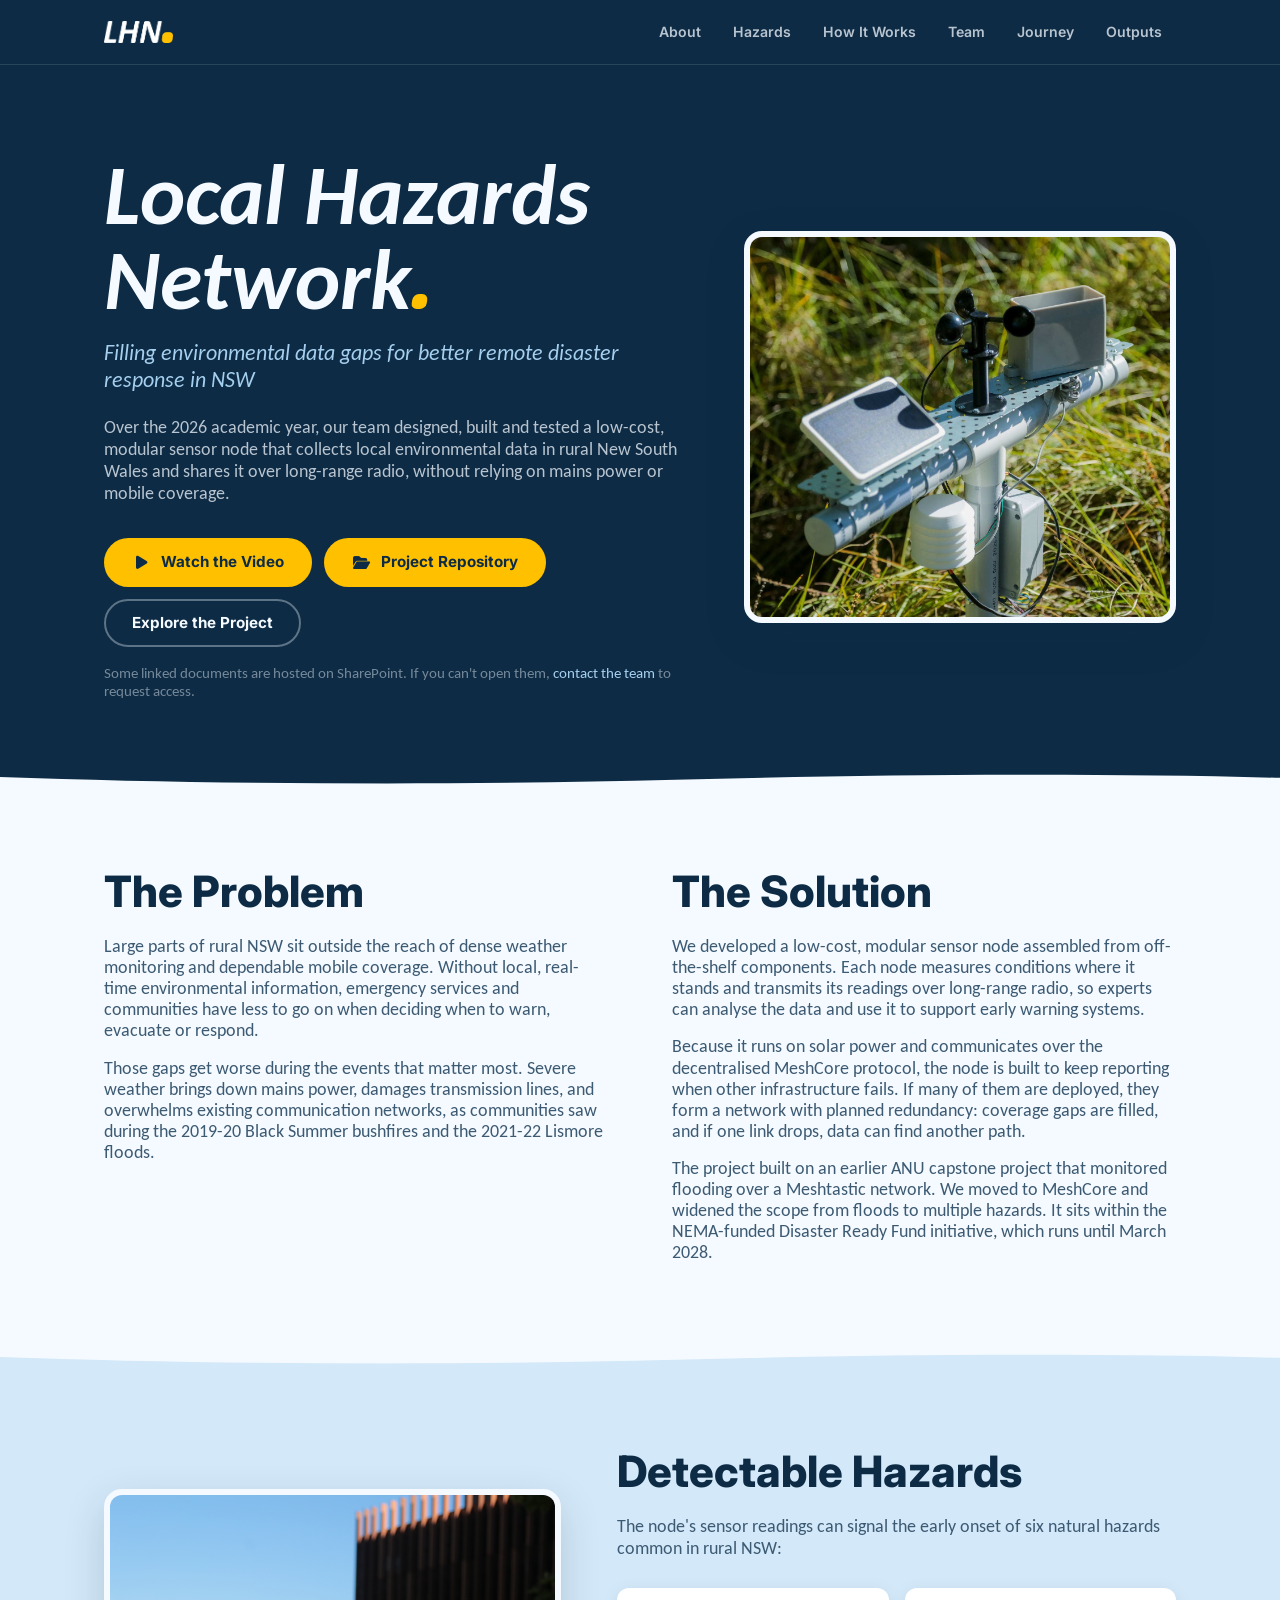
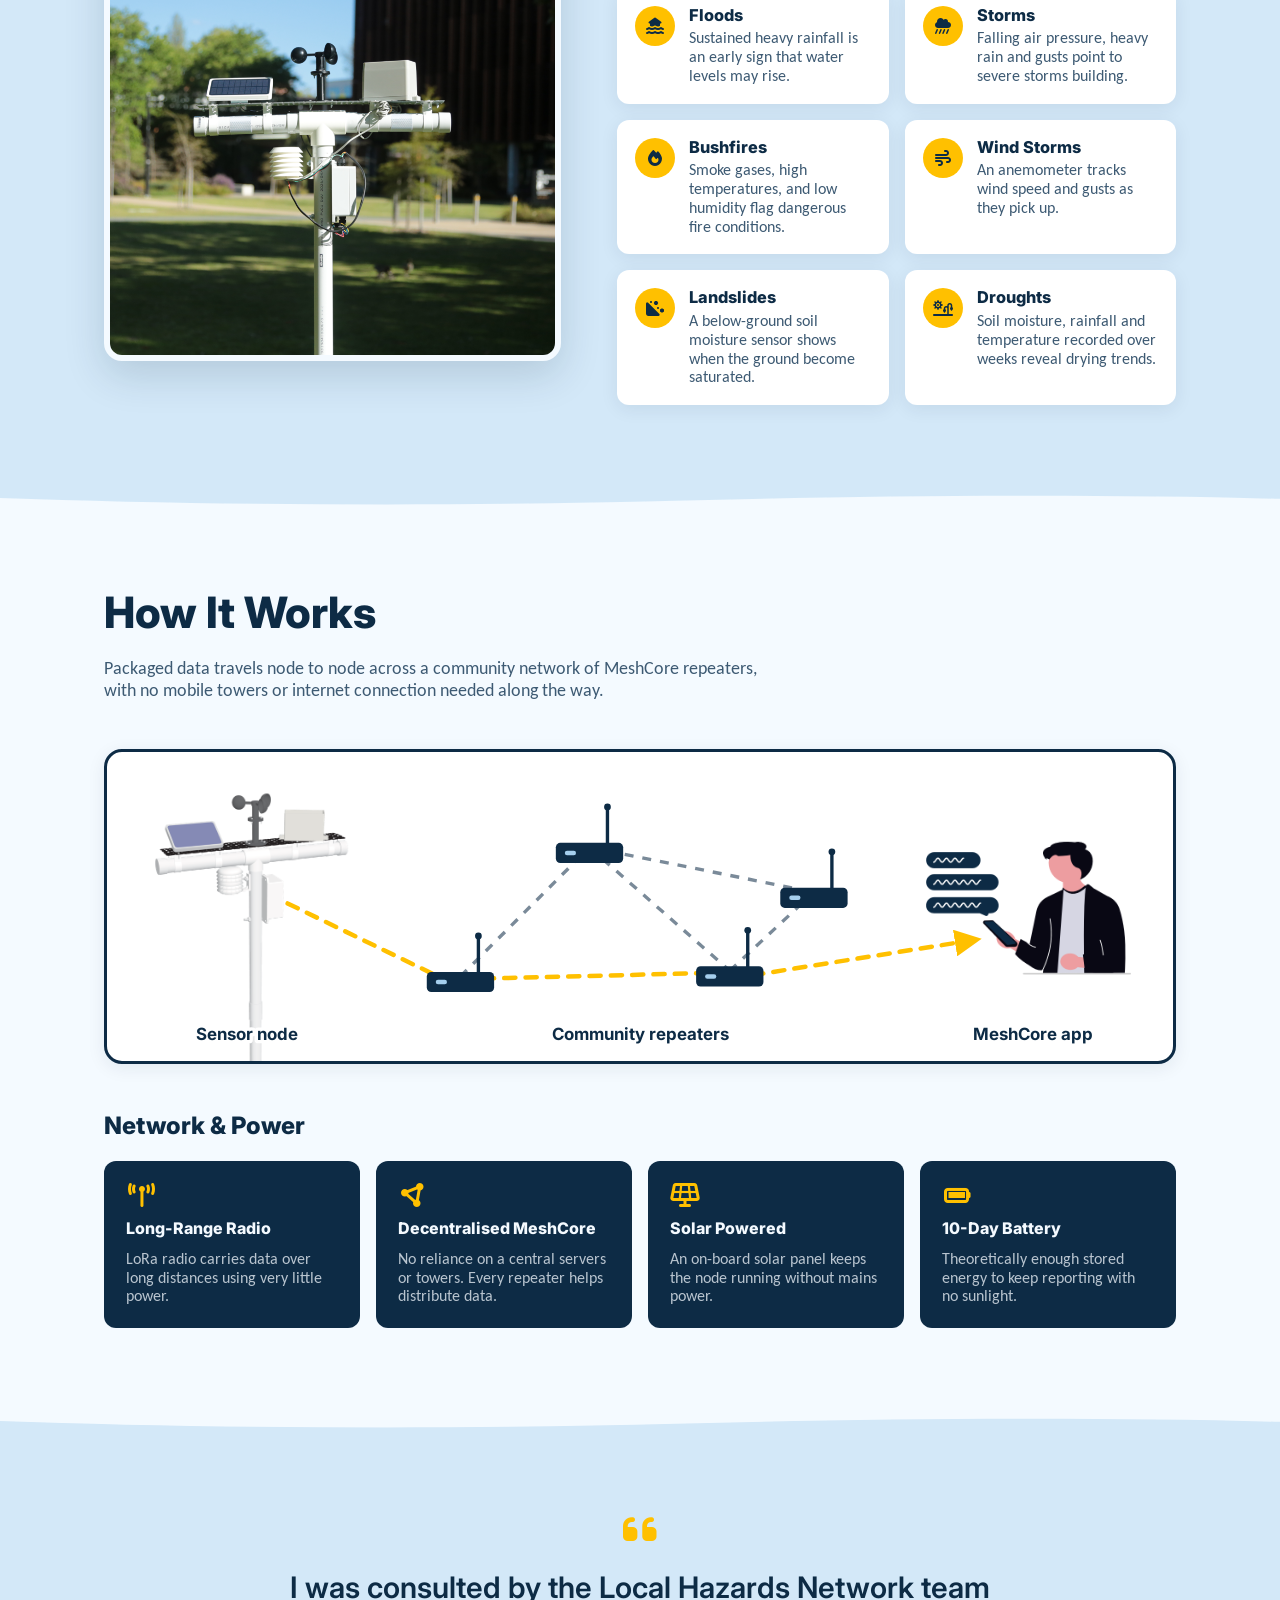
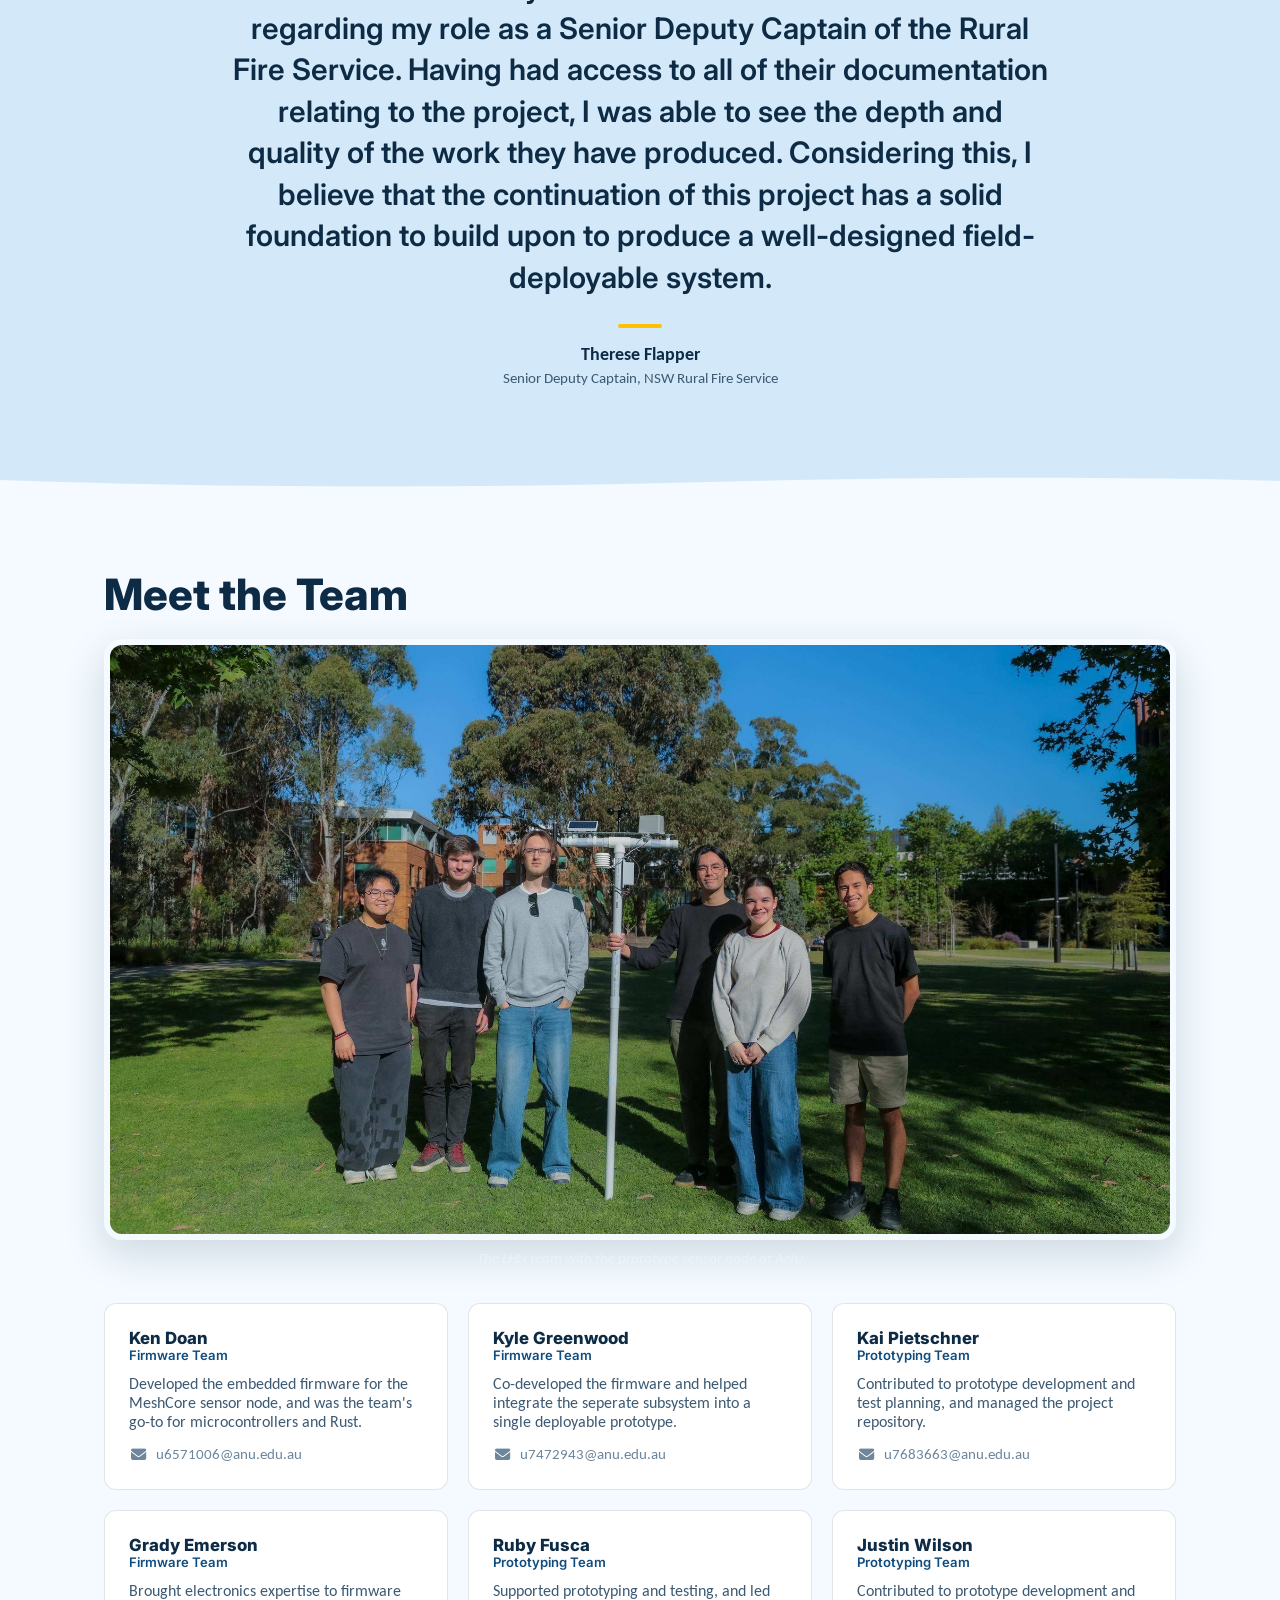
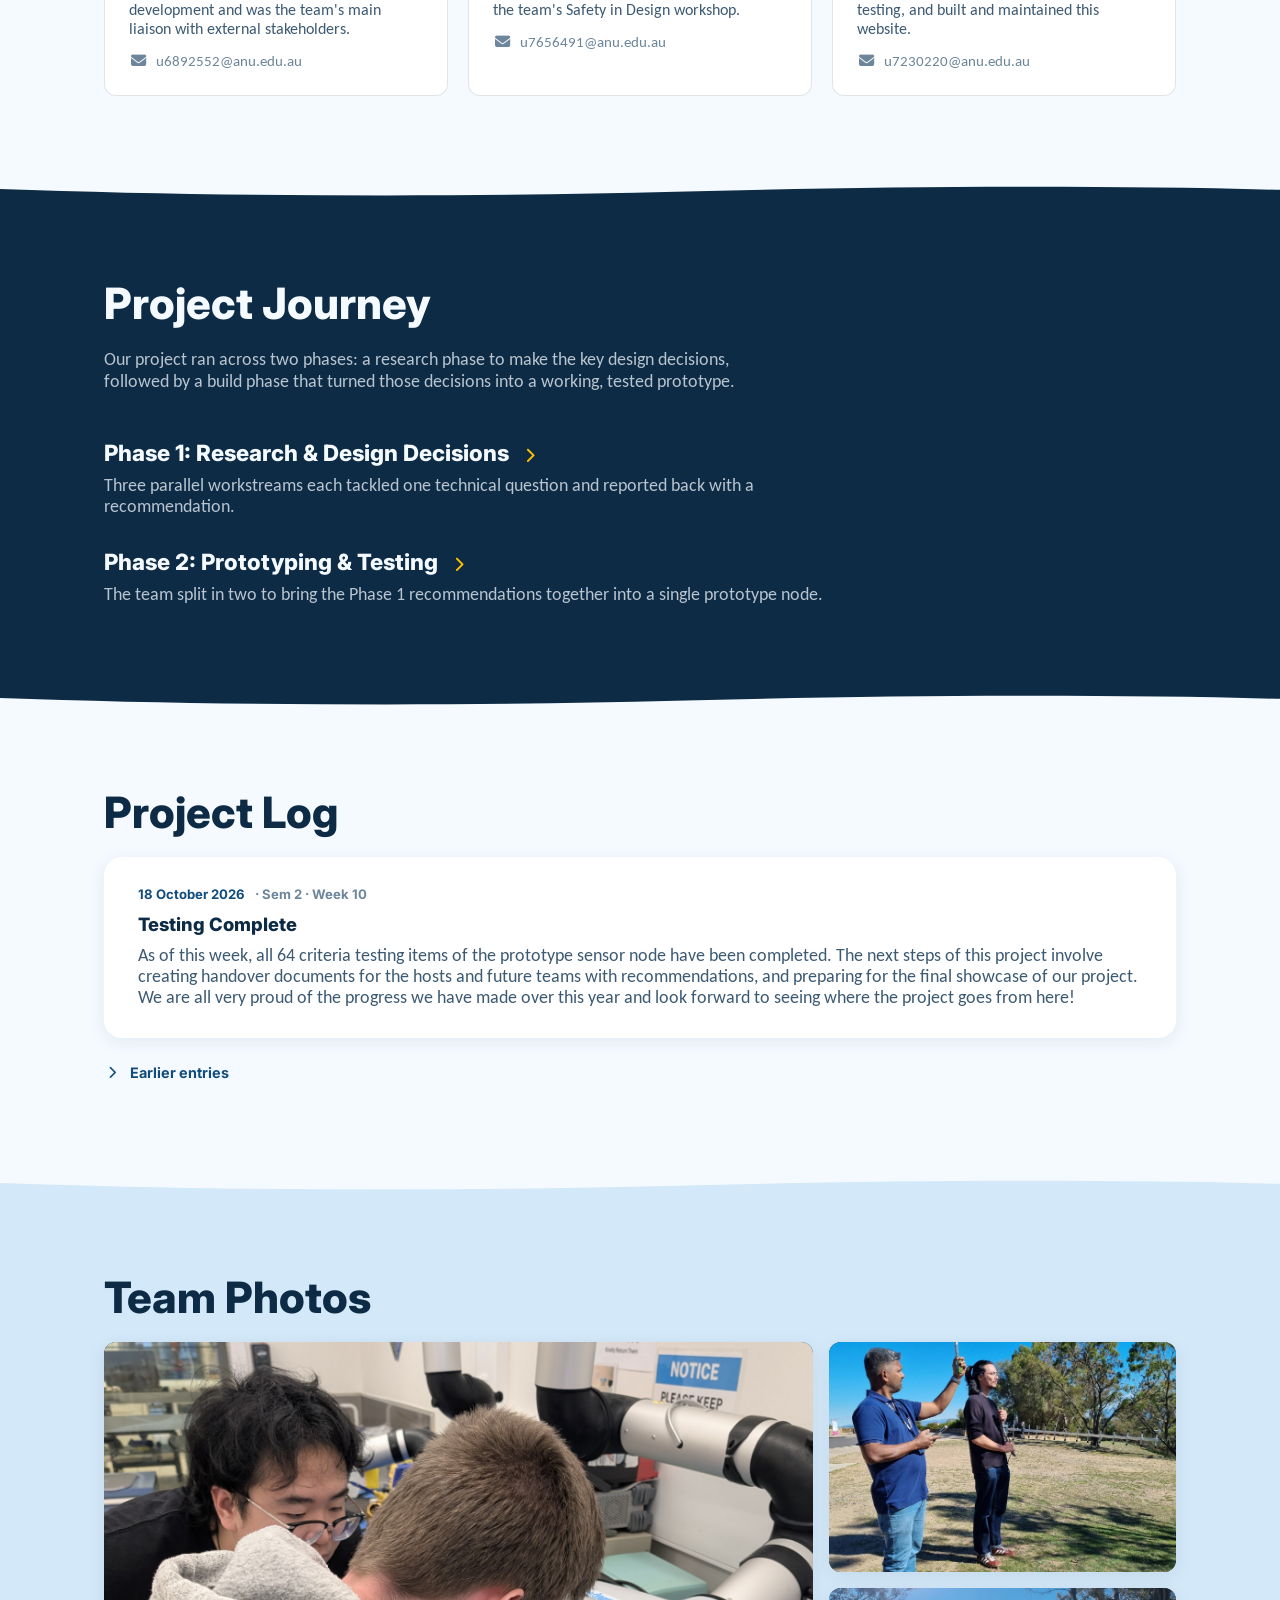
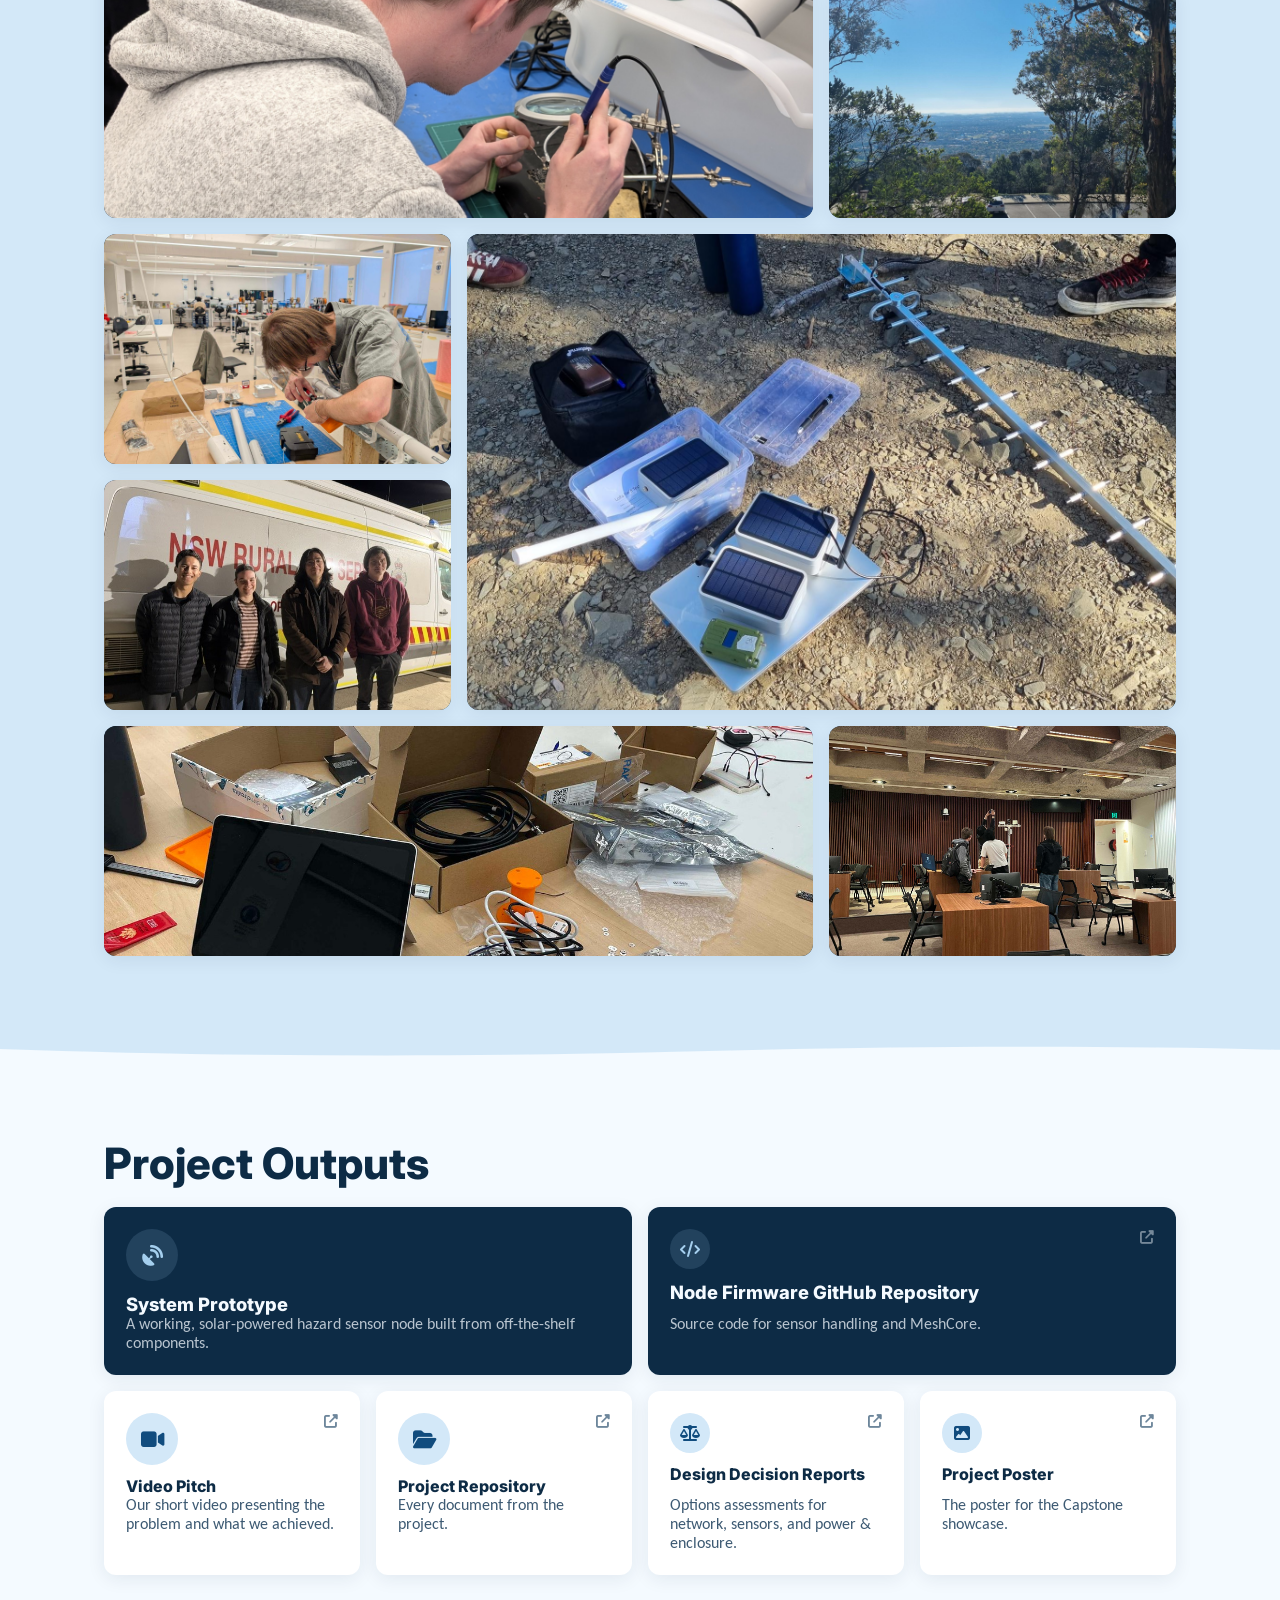
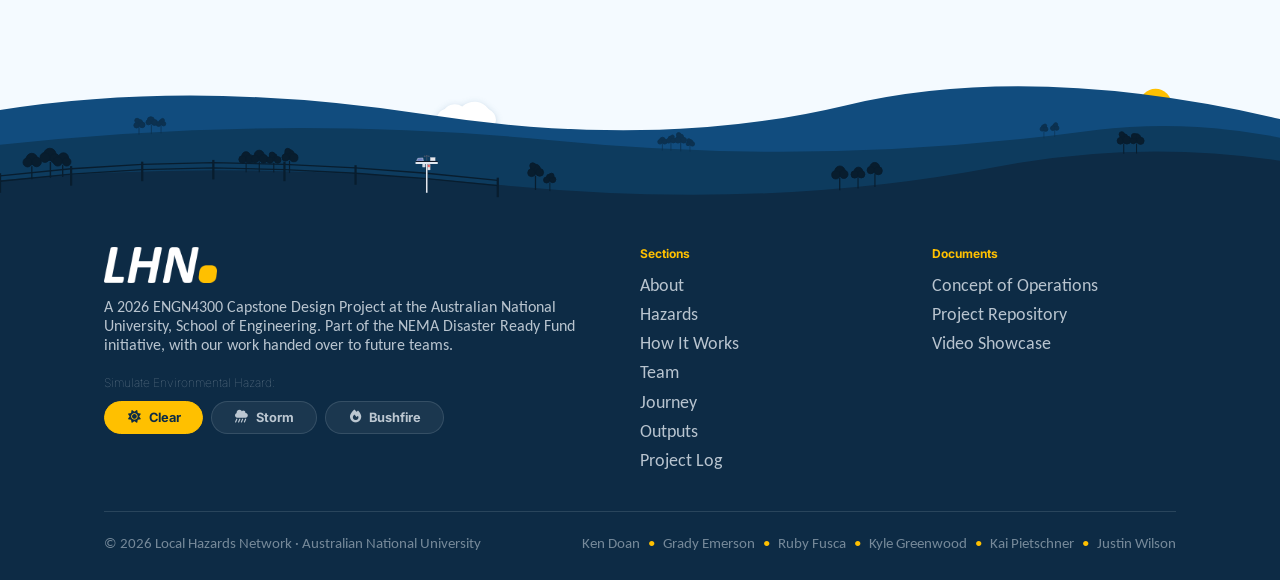
<file: index.html>
<!DOCTYPE html>
<html lang="en" style="visibility:hidden">

<head>
  <meta charset="UTF-8" />
  <meta name="viewport" content="width=device-width, initial-scale=1.0" />
  <meta name="theme-color" content="#0D2B45" />
  <title>Local Hazards Network</title>
  <meta name="description"
    content="Local Hazards Network: a 2026 ANU capstone project that built a low-cost, solar-powered sensor node to fill environmental data gaps for disaster response in rural NSW." />
  <link rel="preconnect" href="https://fonts.googleapis.com" />
  <link rel="preconnect" href="https://fonts.gstatic.com" crossorigin />
  <link
    href="https://fonts.googleapis.com/css2?family=Carlito:ital,wght@0,400;0,700;1,400;1,700&family=Inter:wght@500;600;700;800&display=swap"
    rel="stylesheet" />
  <link rel="stylesheet" href="https://cdnjs.cloudflare.com/ajax/libs/font-awesome/6.5.2/css/all.min.css"
    crossorigin="anonymous" referrerpolicy="no-referrer" />
  <link rel="stylesheet" href="css/style.css" onload="document.documentElement.style.visibility=''" />
  <script src="js/layout.js"></script>
  <noscript>
    <style>
      html {
        visibility: visible
      }
    </style>
  </noscript>
  <link rel="icon" type="image/png" href="favicon/favicon-96x96.png" sizes="96x96" />
  <link rel="icon" type="image/svg+xml" href="favicon/favicon.svg" />
  <link rel="shortcut icon" href="favicon/favicon.ico" />
  <link rel="manifest" href="favicon/site.webmanifest" />
</head>

<body>

  <!-- ============================================================
       AUDIT BANNER
       ============================================================ -->
  <!-- <div class="audit-banner" id="audit-banner">
    <div class="container audit-banner-container">
      <span class="audit-banner-text">
        Shadow Teams and Tutors: to help you review our project for Audit 4, please refer to <a
          href="https://anu365.sharepoint.com/:w:/r/sites/LoRaCapstone/Shared%20Documents/Repository/Audit%204%20Guide%20-%20Shadow%20and%20Tutor.docx?d=w0ef33e4311c54213806fc5d53752a525&csf=1&web=1&e=b2tnfO"
          target="_blank" rel="noopener" class="audit-banner-link">this guide</a>.
      </span>
    </div>
  </div> -->

  <script>
    // Inline check to prevent layout shift before full load
    (function () {
      if (!localStorage.getItem('audit-banner-dismissed')) {
        const banner = document.getElementById('audit-banner');
        if (banner) {
          banner.style.display = 'block';
          document.documentElement.classList.add('has-audit-banner');
        }
      }
    })();
  </script>

  <site-header></site-header>

  <!-- ============================================================
       HERO
       ============================================================ -->
  <header class="hero">
    <div class="container">
      <div class="hero-layout">
        <div class="hero-content">
          <h1 class="hero-title">Local Hazards <span class="nowrap">Network<span class="dot"></span></span></h1>
          <p class="hero-tagline">Filling environmental data gaps for better remote disaster response in NSW</p>
          <p class="hero-desc">
            Over the 2026 academic year, our team designed, built and tested a low-cost, modular sensor node that
            collects local environmental data in rural New South Wales and shares it over long-range radio,
            without relying on mains power or mobile coverage.
          </p>
          <div class="hero-actions">
            <a href="showcase.html" class="btn btn-primary"><i class="fa-solid fa-play" aria-hidden="true"></i> Watch
              the Video</a>
            <a href="https://anu365.sharepoint.com/:f:/r/sites/LoRaCapstone/Shared%20Documents/Repository?csf=1&web=1&e=XXRxaj"
              class="btn btn-primary" target="_blank" rel="noopener"><i class="fa-solid fa-folder-open"
                aria-hidden="true"></i> Project Repository</a>
            <a href="#about" class="btn btn-outline">Explore the Project</a>
          </div>
          <p class="hero-note">Some linked documents are hosted on SharePoint. If you can't open them,
            <a href="#team">contact the team</a> to request access.
          </p>
        </div>

        <div class="hero-photo">
          <div class="photo-frame">
            <img src="images/sensors/sensor-node-hero.jpg" style="object-position: 30% center;"
              alt="The prototype sensor node in long grass, with its solar panel, anemometer, rain gauge, radiation shield and electronics enclosure" />
          </div>
          <!-- <div class="photo-caption">The LHN team with the prototype sensor node at ANU</div> -->
        </div>
      </div>

      <!-- <div class="facts">
        <div class="fact">
          <span class="icon-badge icon-badge--sm"><i class="fa-solid fa-triangle-exclamation"
              aria-hidden="true"></i></span>
          <div>
            <div class="fact-value">6 hazards</div>
            <div class="fact-label">detectable from sensor data</div>
          </div>
        </div>
        <div class="fact">
          <span class="icon-badge icon-badge--sm"><i class="fa-solid fa-tower-broadcast" aria-hidden="true"></i></span>
          <div>
            <div class="fact-value">Long-range</div>
            <div class="fact-label">LoRa radio over MeshCore</div>
          </div>
        </div>
        <div class="fact">
          <span class="icon-badge icon-badge--sm"><i class="fa-solid fa-solar-panel" aria-hidden="true"></i></span>
          <div>
            <div class="fact-value">Solar</div>
            <div class="fact-label">powered, off the grid</div>
          </div>
        </div>
        <div class="fact">
          <span class="icon-badge icon-badge--sm"><i class="fa-solid fa-battery-full" aria-hidden="true"></i></span>
          <div>
            <div class="fact-value">10 days</div>
            <div class="fact-label">of battery storage</div>
          </div>
        </div>
      </div>
    </div> -->
  </header>

  <div class="wave wave--navy-white" aria-hidden="true">
    <svg viewBox="0 0 1440 84" preserveAspectRatio="none">
      <path d="M0,46 C240,62 520,64 760,52 C1000,40 1240,38 1440,48 L1440,84 L0,84 Z" />
    </svg>
  </div>

  <!-- ============================================================
       ABOUT: PROBLEM & SOLUTION
       ============================================================ -->
  <section class="section" id="about">
    <div class="container">
      <div class="ps-grid">
        <div class="ps-block">
          <h2 class="section-title">The Problem</h2>
          <p>
            Large parts of rural NSW sit outside the reach of dense weather monitoring and dependable mobile
            coverage. Without local, real-time environmental information, emergency services and communities have less to go on
            when deciding when to warn, evacuate or respond.
          </p>
          <p>
            Those gaps get worse during the events that matter most. Severe weather brings down mains power,
            damages transmission lines, and overwhelms existing communication networks, as communities saw during
            the 2019-20 Black Summer bushfires and the 2021-22 Lismore floods.
          </p>
        </div>

        <div class="ps-block" id="solution">
          <h2 class="section-title">The Solution</h2>
          <p>
            We developed a low-cost, modular sensor node assembled from off-the-shelf components.
            Each node measures conditions where it stands and transmits its readings over long-range radio, so
            experts can analyse the data and use it to support early warning systems.
          </p>
          <p>
            Because it runs on solar power and communicates over the decentralised MeshCore protocol, the node is built
            to keep reporting when other infrastructure fails. If many of them are deployed, they form a network with
            planned redundancy: coverage gaps are filled, and if one link drops, data can find
            another path.
          </p>
          <p>
            The project built on an earlier ANU capstone project that monitored flooding over a Meshtastic network. We moved
            to MeshCore and widened the scope from floods to multiple hazards. It sits within the NEMA-funded
            Disaster Ready Fund initiative, which runs until March 2028.
          </p>
        </div>
      </div>
    </div>
  </section>

  <div class="wave wave--white-pale" aria-hidden="true">
    <svg viewBox="0 0 1440 84" preserveAspectRatio="none">
      <path d="M0,46 C240,62 520,64 760,52 C1000,40 1240,38 1440,48 L1440,84 L0,84 Z" />
    </svg>
  </div>

  <!-- ============================================================
       DETECTABLE HAZARDS
       ============================================================ -->
  <section class="section section--pale" id="hazards">
    <div class="container">
      <div class="hazards-layout">
        <div class="hazards-photo">
          <div class="photo-frame">
            <img src="images/sensors/sensor-node-background.png"
              alt="A LoRa sensor node mounted on a fence post in a rural NSW paddock" />
          </div>
          <!-- <div class="photo-caption">A node from the earlier flood-monitoring project, deployed in rural NSW</div> -->
        </div>

        <div>
          <h2 class="section-title">Detectable Hazards</h2>
          <p class="section-desc" style="margin-bottom:28px;">
            The node's sensor readings can signal the early onset of six natural hazards common in rural NSW:
          </p>

          <div class="hazards-grid" role="region" aria-label="Detectable hazards">
            <div class="hazard-item">
              <span class="icon-badge icon-badge--sm"><i class="fa-solid fa-house-flood-water"
                  aria-hidden="true"></i></span>
              <div>
                <h3>Floods</h3>
                <p>Sustained heavy rainfall is an early sign that water levels may rise.</p>
              </div>
            </div>
            <div class="hazard-item">
              <span class="icon-badge icon-badge--sm"><i class="fa-solid fa-cloud-showers-heavy"
                  aria-hidden="true"></i></span>
              <div>
                <h3>Storms</h3>
                <p>Falling air pressure, heavy rain and gusts point to severe storms building.</p>
              </div>
            </div>
            <div class="hazard-item">
              <span class="icon-badge icon-badge--sm"><i class="fa-solid fa-fire" aria-hidden="true"></i></span>
              <div>
                <h3>Bushfires</h3>
                <p>Smoke gases, high temperatures, and low humidity flag dangerous fire conditions.</p>
              </div>
            </div>
            <div class="hazard-item">
              <span class="icon-badge icon-badge--sm"><i class="fa-solid fa-wind" aria-hidden="true"></i></span>
              <div>
                <h3>Wind Storms</h3>
                <p>An anemometer tracks wind speed and gusts as they pick up.</p>
              </div>
            </div>
            <div class="hazard-item">
              <span class="icon-badge icon-badge--sm"><i class="fa-solid fa-hill-rockslide"
                  aria-hidden="true"></i></span>
              <div>
                <h3>Landslides</h3>
                <p>A below-ground soil moisture sensor shows when the ground become saturated.</p>
              </div>
            </div>
            <div class="hazard-item">
              <span class="icon-badge icon-badge--sm"><i class="fa-solid fa-sun-plant-wilt"
                  aria-hidden="true"></i></span>
              <div>
                <h3>Droughts</h3>
                <p>Soil moisture, rainfall and temperature recorded over weeks reveal drying trends.</p>
              </div>
            </div>
          </div>
        </div>
      </div>
    </div>
  </section>

  <div class="wave wave--pale-white" aria-hidden="true">
    <svg viewBox="0 0 1440 84" preserveAspectRatio="none">
      <path d="M0,46 C240,62 520,64 760,52 C1000,40 1240,38 1440,48 L1440,84 L0,84 Z" />
    </svg>
  </div>

  <!-- ============================================================
       HOW IT WORKS
       ============================================================ -->
  <section class="section" id="how-it-works">
    <div class="container">
      <h2 class="section-title">How It Works</h2>
      <p class="section-desc">
        Packaged data travels node to node across a community network of MeshCore repeaters, with no mobile towers
        or internet connection needed along the way.
      </p>

      <div class="network-diagram">
        <svg viewBox="0 0 900 250" role="img"
          aria-label="Diagram: a sensor node sends data across a mesh of community repeaters to a person using the MeshCore app on their phone">
          <defs>
            <g id="lhn-device">
              <line x1="16" y1="-8" x2="16" y2="-40" stroke="#0D2B45" stroke-width="3" stroke-linecap="round" />
              <circle cx="16" cy="-41" r="3" fill="#0D2B45" />
              <rect x="-30" y="-9" width="60" height="18" rx="4" fill="#0D2B45" />
              <rect x="-22" y="-2" width="10" height="4" rx="2" fill="#A5CFEE" />
            </g>
            <marker id="lhn-arrow" viewBox="0 0 10 10" refX="6" refY="5" markerWidth="6" markerHeight="6"
              orient="auto-start-reverse">
              <path d="M0,0 L10,5 L0,10 z" fill="#FFC000" />
            </marker>
          </defs>

          <!-- Mesh links between repeaters -->
          <g class="mesh-links" stroke="#0D2B45" stroke-width="3" stroke-dasharray="8 8" opacity="0.55" fill="none">
            <line x1="290" y1="175" x2="405" y2="60" />
            <line x1="405" y1="60" x2="530" y2="170" />
            <line x1="405" y1="60" x2="605" y2="100" />
            <line x1="530" y1="170" x2="605" y2="100" />
          </g>

          <!-- Data path -->
          <path class="data-path" d="M136 110 L270 175 M310 177 L510 172 M550 174 L745 143" stroke="#FFC000"
            stroke-width="4" stroke-dasharray="10 9" fill="none" stroke-linecap="round" marker-end="url(#lhn-arrow)" />

          <!-- Sensor node -->
          <image href="images/sensor-node-diagram.png" x="18" y="12" width="172" height="284" />

          <!-- Repeaters -->
          <use href="#lhn-device" transform="translate(290 180)" />
          <use href="#lhn-device" transform="translate(405 65)" />
          <use href="#lhn-device" transform="translate(530 175)" />
          <use href="#lhn-device" transform="translate(605 105)" />

          <!-- Person with phone -->
          <image href="images/phone-illustration.png" x="705" y="55" width="190" height="121" transform="translate(1600 0) scale(-1 1)" />

          <g font-family="Inter, sans-serif" font-size="15" font-weight="700" fill="#0D2B45" text-anchor="middle"
            stroke="#FFFFFF" stroke-width="6" stroke-linejoin="round" paint-order="stroke">
            <text x="100" y="232">Sensor node</text>
            <text x="450" y="232">Community repeaters</text>
            <text x="800" y="232">MeshCore app</text>
          </g>
        </svg>
      </div>
      <p class="diagram-hint" aria-hidden="true">Swipe to follow the data <i class="fa-solid fa-arrow-right"></i></p>

      
      <h3 class="features-title">Network &amp; Power</h3>
      <div class="features" role="region" aria-label="Network and power features">
        <div class="feature">
          <i class="fa-solid fa-tower-broadcast" aria-hidden="true"></i>
          <h4>Long-Range Radio</h4>
          <p>LoRa radio carries data over long distances using very little power.</p>
        </div>
        <div class="feature">
          <i class="fa-solid fa-circle-nodes" aria-hidden="true"></i>
          <h4>Decentralised MeshCore</h4>
          <p>No reliance on a central servers or towers. Every repeater helps distribute data.</p>
        </div>
        <div class="feature">
          <i class="fa-solid fa-solar-panel" aria-hidden="true"></i>
          <h4>Solar Powered</h4>
          <p>An on-board solar panel keeps the node running without mains power.</p>
        </div>
        <div class="feature">
          <i class="fa-solid fa-battery-full" aria-hidden="true"></i>
          <h4>10-Day Battery</h4>
          <p>Theoretically enough stored energy to keep reporting with no sunlight.</p>
        </div>
      </div>
    </div>
  </section>

  <div class="wave wave--white-pale" aria-hidden="true">
    <svg viewBox="0 0 1440 84" preserveAspectRatio="none">
      <path d="M0,46 C240,62 520,64 760,52 C1000,40 1240,38 1440,48 L1440,84 L0,84 Z" />
    </svg>
  </div>

  <!-- ============================================================
       QUOTE (placeholder: replace the text, name and role)
       ============================================================ -->
  <section class="section section--pale quote-section" id="quote">
    <div class="container">
      <figure class="quote">
        <i class="fa-solid fa-quote-left quote-mark" aria-hidden="true"></i>
        <blockquote>
          <p>I was consulted by the Local Hazards Network team regarding my role as a Senior Deputy Captain of the Rural Fire Service. Having had access to all of their documentation relating to the project, I was able to see the depth and quality of the work they have produced. Considering this, I believe that the continuation of this project has a solid foundation to build upon to produce a well-designed field-deployable system.</p>
        </blockquote>
        <figcaption>
          <span class="quote-name">Therese Flapper</span>
          <span class="quote-role">Senior Deputy Captain, NSW Rural Fire Service</span>
        </figcaption>
      </figure>
    </div>
  </section>

  <div class="wave wave--pale-white" aria-hidden="true">
    <svg viewBox="0 0 1440 84" preserveAspectRatio="none">
      <path d="M0,46 C240,62 520,64 760,52 C1000,40 1240,38 1440,48 L1440,84 L0,84 Z" />
    </svg>
  </div>

  <!-- ============================================================
       TEAM
       ============================================================ -->
  <section class="section" id="team">
    <div class="container">
      <h2 class="section-title">Meet the Team</h2>

      <figure class="team-photo">
        <div class="photo-frame">
          <img src="images/group-photos/team-photo.jpg"
            alt="The six team members standing on a lawn at ANU beside the prototype sensor node" loading="lazy" />
        </div>
        <figcaption class="photo-caption">The LHN team with the prototype sensor node at ANU</figcaption>
      </figure>

      <div class="team-grid">
        <div class="team-card">
          <h3>Ken Doan</h3>
          <div class="team-role">Firmware Team</div>
          <p>Developed the embedded firmware for the MeshCore sensor node, and was the team's go-to for
            microcontrollers and Rust.</p>
          <div class="team-email"><a href="mailto:u6571006@anu.edu.au"><i class="fa-solid fa-envelope"
                aria-hidden="true"></i>u6571006@anu.edu.au</a></div>
        </div>

        <div class="team-card">
          <h3>Kyle Greenwood</h3>
          <div class="team-role">Firmware Team</div>
          <p>Co-developed the firmware and helped integrate the seperate subsystem into a single deployable prototype.</p>
          <div class="team-email"><a href="mailto:u7472943@anu.edu.au"><i class="fa-solid fa-envelope"
                aria-hidden="true"></i>u7472943@anu.edu.au</a></div>
        </div>

        <div class="team-card">
          <h3>Kai Pietschner</h3>
          <div class="team-role">Prototyping Team</div>
          <p>Contributed to prototype development and test planning, and managed the project repository.</p>
          <div class="team-email"><a href="mailto:u7683663@anu.edu.au"><i class="fa-solid fa-envelope"
                aria-hidden="true"></i>u7683663@anu.edu.au</a></div>
        </div>

        <div class="team-card">
          <h3>Grady Emerson</h3>
          <div class="team-role">Firmware Team</div>
          <p>Brought electronics expertise to firmware development and was the team's main liaison with external
            stakeholders.</p>
          <div class="team-email"><a href="mailto:u6892552@anu.edu.au"><i class="fa-solid fa-envelope"
                aria-hidden="true"></i>u6892552@anu.edu.au</a></div>
        </div>

        <div class="team-card">
          <h3>Ruby Fusca</h3>
          <div class="team-role">Prototyping Team</div>
          <p>Supported prototyping and testing, and led the team's Safety in Design workshop.</p>
          <div class="team-email"><a href="mailto:u7656491@anu.edu.au"><i class="fa-solid fa-envelope"
                aria-hidden="true"></i>u7656491@anu.edu.au</a></div>
        </div>

        <div class="team-card">
          <h3>Justin Wilson</h3>
          <div class="team-role">Prototyping Team</div>
          <p>Contributed to prototype development and testing, and built and maintained this website.</p>
          <div class="team-email"><a href="mailto:u7230220@anu.edu.au"><i class="fa-solid fa-envelope"
                aria-hidden="true"></i>u7230220@anu.edu.au</a></div>
        </div>
      </div>
    </div>
  </section>

  <div class="wave wave--white-navy" aria-hidden="true">
    <svg viewBox="0 0 1440 84" preserveAspectRatio="none">
      <path d="M0,46 C240,62 520,64 760,52 C1000,40 1240,38 1440,48 L1440,84 L0,84 Z" />
    </svg>
  </div>

  <!-- ============================================================
       PROJECT JOURNEY
       ============================================================ -->
  <section class="section section--dark" id="journey">
    <div class="container">
      <h2 class="section-title">Project Journey</h2>
      <p class="section-desc">
        Our project ran across two phases: a research phase to make the key design decisions, followed by a
        build phase that turned those decisions into a working, tested prototype.
      </p>

      <details class="phase phase--collapsible" id="reports">
        <summary>
          <h3>Phase 1: Research &amp; Design Decisions <i class="fa-solid fa-chevron-right phase-chevron" aria-hidden="true"></i></h3>
          <span class="phase-desc">Three parallel workstreams each tackled one technical question and reported back
            with a recommendation.</span>
        </summary>

        <div class="phase-body">
          <div class="ws-grid">
            <div class="ws-card">
              <span class="icon-badge icon-badge--sm"><i class="fa-solid fa-tower-broadcast"
                  aria-hidden="true"></i></span>
              <h4>Network Workstream</h4>
              <p>Evaluated MeshCore as the primary network for emergency data in rural areas.</p>
              <ul class="ws-list">
                <li>Small-scale MeshCore field testing</li>
                <li>Range and reliability evaluation</li>
                <li>Rust vs. C for embedded development</li>
                <li>ACMA compliance</li>
              </ul>
              <a href="reports/network-workstream-report.pdf"
                class="ws-link" target="_blank" rel="noopener">Read the report <i
                  class="fa-solid fa-arrow-up-right-from-square" aria-hidden="true"></i></a>
            </div>

            <div class="ws-card">
              <span class="icon-badge icon-badge--sm"><i class="fa-solid fa-temperature-half"
                  aria-hidden="true"></i></span>
              <h4>Sensors &amp; Hazards Workstream</h4>
              <p>Researched the hazards facing rural NSW and selected off-the-shelf sensors to detect them.</p>
              <ul class="ws-list">
                <li>Flood, bushfire, landslide, storm and drought research</li>
                <li>Rainfall, humidity, temperature and wind sensor assessment</li>
                <li>Component options assessment</li>
              </ul>
              <a href="reports/sensors-workstream-report.pdf"
                class="ws-link" target="_blank" rel="noopener">Read the report <i
                  class="fa-solid fa-arrow-up-right-from-square" aria-hidden="true"></i></a>
            </div>

            <div class="ws-card">
              <span class="icon-badge icon-badge--sm"><i class="fa-solid fa-solar-panel" aria-hidden="true"></i></span>
              <h4>Power &amp; Enclosure Workstream</h4>
              <p>Sized the power system and designed the design of the sensor node.</p>
              <ul class="ws-list">
                <li>Battery and solar panel sizing</li>
                <li>Charging and battery life optimisation</li>
                <li>Weatherproofing and enclosure design</li>
              </ul>
              <a href="reports/power-enclosure-workstream-report.pdf"
                class="ws-link" target="_blank" rel="noopener">Read the report <i
                  class="fa-solid fa-arrow-up-right-from-square" aria-hidden="true"></i></a>
            </div>
          </div>
        </div>
      </details>

      <details class="phase phase--collapsible">
        <summary>
          <h3>Phase 2: Prototyping &amp; Testing <i class="fa-solid fa-chevron-right phase-chevron" aria-hidden="true"></i></h3>
          <span class="phase-desc">The team split in two to bring the Phase 1 recommendations together into a single
            prototype node.</span>
        </summary>

        <div class="phase-body">
          <div class="ws-grid ws-grid--2">
            <div class="ws-card">
              <span class="icon-badge icon-badge--sm"><i class="fa-solid fa-microchip" aria-hidden="true"></i></span>
              <h4>Firmware Workstream</h4>
              <p>Wrote the embedded software that reads the sensors, manages power and sends data over MeshCore.</p>
              <ul class="ws-list">
                <li>Sensor data handling</li>
                <li>Low-power sleep states</li>
                <li>MeshCore integration</li>
              </ul>
              <a href="https://anu365.sharepoint.com/:f:/r/sites/LoRaCapstone/Shared%20Documents/Repository/Development%20Workstreams%20(Q3-Q4)/Firmware?d=w3c4c0ffb26e343fc9ced6c7ab52d782a&csf=1&web=1&e=MUCzQc"
                class="ws-link" target="_blank" rel="noopener">Open the team folder <i
                  class="fa-solid fa-arrow-up-right-from-square" aria-hidden="true"></i></a>
            </div>

            <div class="ws-card">
              <span class="icon-badge icon-badge--sm"><i class="fa-solid fa-screwdriver-wrench"
                  aria-hidden="true"></i></span>
              <h4>Prototyping Workstream</h4>
              <p>Assembled the sensors, power system and enclosure into a complete node and put it through testing.</p>
              <ul class="ws-list">
                <li>CAD design </li>
                <li>Hardware assembly and integration</li>
                <li>Testing and validation plan</li>
              </ul>
              <a href="https://anu365.sharepoint.com/:f:/r/sites/LoRaCapstone/Shared%20Documents/Repository/Development%20Workstreams%20(Q3-Q4)/Prototyping?d=w3ec6bcb610ed41ff9f75e0dd661d0cba&csf=1&web=1&e=PCt3KX"
                class="ws-link" target="_blank" rel="noopener">Open the team folder <i
                  class="fa-solid fa-arrow-up-right-from-square" aria-hidden="true"></i></a>
            </div>
          </div>
        </div>
      </details>
    </div>
  </section>

  <div class="wave wave--navy-white" aria-hidden="true">
    <svg viewBox="0 0 1440 84" preserveAspectRatio="none">
      <path d="M0,46 C240,62 520,64 760,52 C1000,40 1240,38 1440,48 L1440,84 L0,84 Z" />
    </svg>
  </div>

  <!-- ============================================================
       PROJECT LOG (rendered from updates.json)
       ============================================================ -->
  <section class="section" id="log">
    <div class="container">
      <h2 class="section-title">Project Log</h2>

      <div id="latest-update-container"></div>

      <details class="updates-archive">
        <summary>
          <i class="fa-solid fa-chevron-right updates-archive-chevron" aria-hidden="true"></i>
          Earlier entries
        </summary>
        <div class="updates-archive-list" id="archived-updates-container"></div>
      </details>
    </div>
  </section>

  <div class="wave wave--white-pale" aria-hidden="true">
    <svg viewBox="0 0 1440 84" preserveAspectRatio="none">
      <path d="M0,46 C240,62 520,64 760,52 C1000,40 1240,38 1440,48 L1440,84 L0,84 Z" />
    </svg>
  </div>

  <!-- ============================================================
       TEAM GALLERY
       ============================================================ -->
  <section class="section section--pale" id="gallery">
    <div class="container">
      <h2 class="section-title">Team Photos</h2>
      <!-- <p class="section-desc">From the workshop bench to range testing on Mt Ainslie and time spent with the RFS
        Communications Team.</p> -->

      <div class="gallery">
        <figure class="gallery-feature">
          <img src="images/prototyping/firmware-soldering.jpg" alt="Two team members soldering components for the sensor node" loading="lazy" />
          <!-- <figcaption>Kyle and Ken soldering the prototype's sensor hardware</figcaption> -->
        </figure>
        <figure>
          <img src="images/field-tests/antennae-testing.jpg" alt="Antenna testing during MeshCore field evaluation" loading="lazy" />
          <!-- <figcaption>Antenna testing for the MeshCore network</figcaption> -->
        </figure>
        <figure>
          <img src="images/field-tests/mt-ainslie-view.jpg" alt="View from Mt Ainslie toward the Hume field test site" loading="lazy" />
          <!-- <figcaption>Network testing from Mt Ainslie toward Hume</figcaption> -->
        </figure>
        <figure>
          <img src="images/prototyping/prototyping-assembling.jpg" alt="A team member assembling the PVC mounting frame for the sensor node in the workshop" loading="lazy" />
          <!-- <figcaption>Assembling the node's mounting frame in the workshop</figcaption> -->
        </figure>
        <figure class="gallery-feature">
          <img src="images/field-tests/equipment.jpg" alt="Hardware and equipment prepared for field deployment" loading="lazy" />
          <!-- <figcaption>Equipment ready for a field test</figcaption> -->
        </figure>
        <figure>
          <img src="images/field-tests/rfs-comms-vehicle.jpg" alt="Team members in front of a NSW Rural Fire Service command vehicle" loading="lazy" />
          <!-- <figcaption>Visiting the RFS Communications Team</figcaption> -->
        </figure>
        <figure>
          <img src="images/prototyping/prototyping.jpg" alt="A workbench covered in unpacked sensor node parts, cables, a battery and a laptop" loading="lazy" />
          <!-- <figcaption>Visiting the RFS Communications Team</figcaption> -->
        </figure>
        <figure>
          <img src="images/group-photos/team-taking-photos.jpg" alt="Four team members photographing the assembled sensor node in a lecture theatre" loading="lazy" />
          <!-- <figcaption>Visiting the RFS Communications Team</figcaption> -->
        </figure>
      </div>
    </div>
  </section>

  <div class="wave wave--pale-white" aria-hidden="true">
    <svg viewBox="0 0 1440 84" preserveAspectRatio="none">
      <path d="M0,46 C240,62 520,64 760,52 C1000,40 1240,38 1440,48 L1440,84 L0,84 Z" />
    </svg>
  </div>

  <!-- ============================================================
       OUTPUTS
       ============================================================ -->
  <section class="section" id="outputs">
    <div class="container">
      <h2 class="section-title">Project Outputs</h2>
      
      <div class="outputs-grid" role="region" aria-label="Project outputs">
        <div class="output-item output-item--feature">
          <span class="icon-badge icon-badge--soft"><i class="fa-solid fa-satellite-dish" aria-hidden="true"></i></span>
          <div>
            <h3>System Prototype</h3>
            <p>A working, solar-powered hazard sensor node built from off-the-shelf components.</p>
          </div>
        </div>
        <a class="output-item output-item--feature"
          href="https://github.com/asayi0021/hazard-sensor-network"
          target="_blank" rel="noopener">
          <span class="icon-badge icon-badge--sm icon-badge--soft"><i class="fa-solid fa-code" aria-hidden="true"></i></span>
          <h3>Node Firmware GitHub Repository</h3>
          <p>Source code for sensor handling and MeshCore.</p>
        </a>
        <a class="output-item" href="showcase.html">
          <span class="icon-badge icon-badge--soft"><i class="fa-solid fa-video" aria-hidden="true"></i></span>
          <div>
            <h3>Video Pitch</h3>
            <p>Our short video presenting the problem and what we achieved.</p>
          </div>
        </a>
        <a class="output-item"
          href="https://anu365.sharepoint.com/:f:/r/sites/LoRaCapstone/Shared%20Documents/Repository?csf=1&web=1&e=XXRxaj"
          target="_blank" rel="noopener">
          <span class="icon-badge icon-badge--soft"><i class="fa-solid fa-folder-open" aria-hidden="true"></i></span>
          <div>
            <h3>Project Repository</h3>
            <p>Every document from the project.</p>
          </div>
        </a>

        <a class="output-item"
          href="#reports">
          <span class="icon-badge icon-badge--sm icon-badge--soft"><i class="fa-solid fa-scale-balanced" aria-hidden="true"></i></span>
          <h3>Design Decision Reports</h3>
          <p>Options assessments for network, sensors, and power &amp; enclosure.</p>
        </a>
        

        <a class="output-item" href="images/poster/poster.png" target="_blank" rel="noopener">
          <span class="icon-badge icon-badge--sm icon-badge--soft"><i class="fa-solid fa-image" aria-hidden="true"></i></span>
          <h3>Project Poster</h3>
          <p>The poster for the Capstone showcase.</p>
        </a>
      </div>
    </div>
  </section>

  <site-footer></site-footer>

  <script>
    // Render the project log from updates.json
    fetch('updates.json')
      .then(response => response.json())
      .then(updates => {
        if (!updates || updates.length === 0) return;

        const latestContainer = document.getElementById("latest-update-container");
        const archiveContainer = document.getElementById("archived-updates-container");

        const buildCardHTML = (update) => {
          const imageHTML = update.image ? `
            <div class="update-image-wrap">
              <img src="${update.image}" alt="${update.imageAlt || ''}" loading="lazy" />
              ${update.imageCaption ? `<div class="update-image-caption">${update.imageCaption}</div>` : ''}
            </div>` : '';

          return `
            <div class="update-card${update.image ? '' : ' update-card--no-image'}">
              <div class="update-content">
                <div class="update-meta">
                  <span class="update-date">${update.date}</span>
                  ${update.tag ? `<span class="update-tag">&middot; ${update.tag}</span>` : ''}
                </div>
                ${update.title ? `<h3 class="update-title">${update.title}</h3>` : ''}
                <p class="update-body">${update.body}</p>
              </div>
              ${imageHTML}
            </div>
          `;
        };

        latestContainer.innerHTML = buildCardHTML(updates[0]);

        if (updates.length > 1) {
          archiveContainer.innerHTML = updates.slice(1).map(buildCardHTML).join('');
        } else {
          const archiveElement = document.querySelector(".updates-archive");
          if (archiveElement) archiveElement.style.display = "none";
        }
      })
      .catch(err => console.error("Error loading updates:", err));

    // Accordion slide animation for the log archive and project journey phases
    document.querySelectorAll('.updates-archive, .phase--collapsible').forEach(function (details) {
      var list = details.querySelector('.updates-archive-list, .phase-body');

      details.addEventListener('click', function (e) {
        if (!e.target.closest('summary')) return;
        e.preventDefault();
        list.style.overflow = 'hidden';

        if (details.open) {
          list.style.maxHeight = list.scrollHeight + 'px';
          var closeTimer;
          var doClose = function () {
            clearTimeout(closeTimer);
            list.removeEventListener('transitionend', doClose);
            details.removeAttribute('open');
            list.style.maxHeight = '';
            list.style.overflow = '';
          };
          requestAnimationFrame(function () {
            requestAnimationFrame(function () {
              list.style.maxHeight = '0';
              list.addEventListener('transitionend', doClose, { once: true });
              closeTimer = setTimeout(doClose, 500);
            });
          });
        } else {
          details.setAttribute('open', '');
          list.style.maxHeight = '0';
          var openTimer;
          var doOpen = function () {
            clearTimeout(openTimer);
            list.removeEventListener('transitionend', doOpen);
            list.style.maxHeight = '';
            list.style.overflow = '';
          };
          requestAnimationFrame(function () {
            requestAnimationFrame(function () {
              list.style.maxHeight = list.scrollHeight + 'px';
              list.addEventListener('transitionend', doOpen, { once: true });
              openTimer = setTimeout(doOpen, 500);
            });
          });
        }
      });
    });

    // Links that point at a collapsible section open it as the page scrolls there
    document.querySelectorAll('a[href^="#"]').forEach(function (link) {
      var target = document.getElementById(link.getAttribute('href').slice(1));
      if (!target || target.tagName !== 'DETAILS') return;
      link.addEventListener('click', function () {
        target.open = true;
      });
    });

    // Offset the sticky navbar below the audit banner while it is shown
    (function () {
      const banner = document.getElementById('audit-banner');
      if (!banner || localStorage.getItem('audit-banner-dismissed')) return;

      function updateBannerHeight() {
        if (banner.style.display !== 'none') {
          // Floor the fractional height so the navbar tucks under the banner instead of leaving a sliver gap
          const height = Math.floor(banner.getBoundingClientRect().height);
          document.documentElement.style.setProperty('--banner-height', height + 'px');
          document.documentElement.style.setProperty('--sticky-header-height', (height + 64) + 'px');
        }
      }

      updateBannerHeight();
      window.addEventListener('load', updateBannerHeight);
      window.addEventListener('resize', updateBannerHeight);
    })();

    // On phones, team cards show name and role only; tapping one expands its bio (one at a time)
    (function () {
      const mobile = window.matchMedia('(max-width: 640px)');
      const cards = document.querySelectorAll('.team-card');

      const setOpen = (card, open) => {
        card.classList.toggle('is-open', open);
        if (mobile.matches) card.setAttribute('aria-expanded', String(open));
      };

      const toggle = card => {
        if (!mobile.matches) return;
        const open = !card.classList.contains('is-open');
        cards.forEach(c => setOpen(c, false));
        setOpen(card, open);
      };

      const applyMode = () => {
        cards.forEach(card => {
          if (mobile.matches) {
            card.setAttribute('role', 'button');
            card.setAttribute('tabindex', '0');
            card.setAttribute('aria-expanded', String(card.classList.contains('is-open')));
          } else {
            card.classList.remove('is-open');
            ['role', 'tabindex', 'aria-expanded'].forEach(attr => card.removeAttribute(attr));
          }
        });
      };

      cards.forEach(card => {
        card.addEventListener('click', e => {
          if (e.target.closest('a')) return; // let the email link work
          toggle(card);
        });
        card.addEventListener('keydown', e => {
          if (e.key === 'Enter' || e.key === ' ') {
            if (!mobile.matches || e.target !== card) return;
            e.preventDefault();
            toggle(card);
          }
        });
      });

      mobile.addEventListener('change', applyMode);
      applyMode();
    })();
  </script>
</body>

</html>
</file>
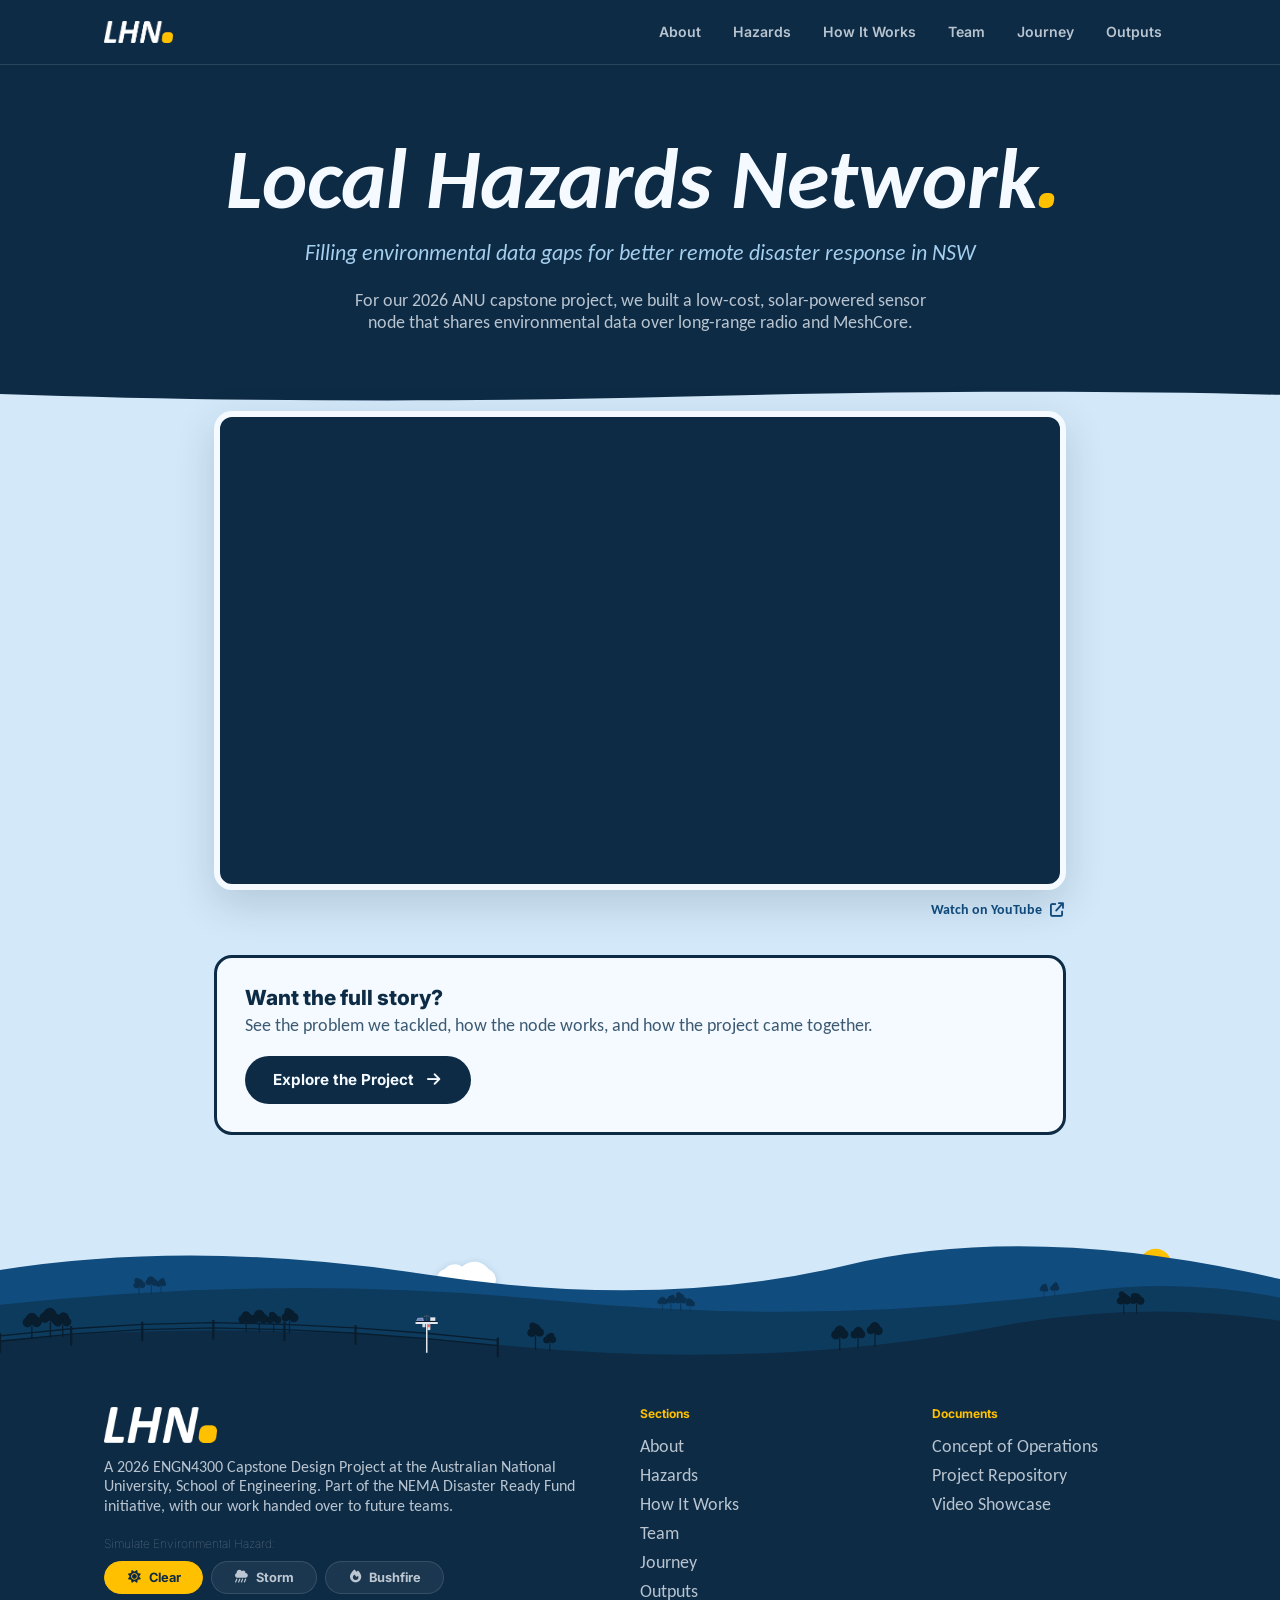
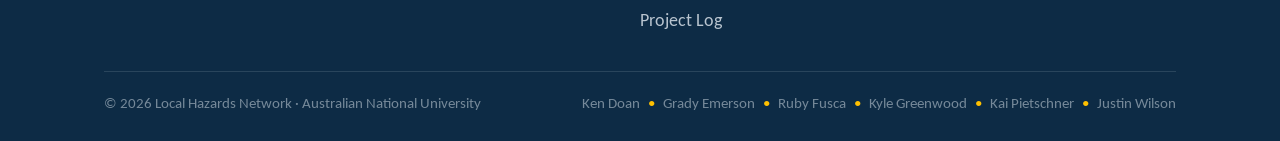
<file: showcase.html>
<!DOCTYPE html>
<html lang="en">

<head>
  <meta charset="UTF-8" />
  <meta name="viewport" content="width=device-width, initial-scale=1.0" />
  <meta name="theme-color" content="#0D2B45" />
  <title>Showcase | Local Hazards Network</title>
  <meta name="description"
    content="Watch the Local Hazards Network pitch video and explore our ENGN4300 Capstone project on multi-hazard monitoring in rural NSW." />
  <link rel="preconnect" href="https://fonts.googleapis.com" />
  <link rel="preconnect" href="https://fonts.gstatic.com" crossorigin />
  <link
    href="https://fonts.googleapis.com/css2?family=Carlito:ital,wght@0,400;0,700;1,400;1,700&family=Inter:wght@500;600;700;800&display=swap"
    rel="stylesheet" />
  <link rel="stylesheet" href="https://cdnjs.cloudflare.com/ajax/libs/font-awesome/6.5.2/css/all.min.css"
    crossorigin="anonymous" referrerpolicy="no-referrer" />
  <link rel="stylesheet" href="css/style.css" />
  <script src="js/layout.js"></script>
  <link rel="icon" type="image/png" href="favicon/favicon-96x96.png" sizes="96x96" />
  <link rel="icon" type="image/svg+xml" href="favicon/favicon.svg" />
  <link rel="shortcut icon" href="favicon/favicon.ico" />
  <link rel="manifest" href="favicon/site.webmanifest" />

  <style>
    /* =============================================
       SHOWCASE PAGE
       ============================================= */
    .showcase-inner {
      max-width: 900px;
      margin: 0 auto;
      padding: 0 24px 72px;
    }

    .video-frame {
      position: relative;
      width: 100%;
      aspect-ratio: 16 / 9;
      border-radius: var(--radius);
      overflow: hidden;
      background: var(--navy);
      border: 6px solid var(--white);
      box-shadow: var(--shadow-lg);
    }

    .video-frame iframe {
      position: absolute;
      inset: 0;
      width: 100%;
      height: 100%;
      border: 0;
    }

    .video-meta {
      display: flex;
      justify-content: flex-end;
      margin-top: 12px;
      font-size: 0.88rem;
      font-weight: 600;
    }

    .video-meta a {
      display: inline-flex;
      align-items: center;
      gap: 6px;
    }


    .showcase-cta {
      margin-top: 36px;
      padding: 28px;
      border-radius: var(--radius);
      background: var(--white);
      border: 3px solid var(--navy);
      display: flex;
      align-items: center;
      justify-content: space-between;
      gap: 20px;
      flex-wrap: wrap;
    }

    .showcase-cta h2 {
      font-size: 1.3rem;
      font-weight: 800;
      margin-bottom: 4px;
    }

    .showcase-cta p {
      color: var(--text-muted);
    }

    @media (max-width: 600px) {
      .showcase-inner {
        padding: 0 16px 48px;
      }

      .showcase-cta {
        padding: 20px;
      }

      .showcase-cta .btn {
        width: 100%;
        justify-content: center;
      }
    }
  </style>
</head>

<body style="--footer-sky-top: var(--pale);">

  <site-header></site-header>

  <header class="hero hero--compact">
    <div class="container">
      <h1 class="hero-title">Local Hazards <span class="nowrap">Network<span class="dot"></span></span></h1>
      <p class="hero-tagline">Filling environmental data gaps for better remote disaster response in NSW</p>
      <p class="hero-desc">
        For our 2026 ANU capstone project, we built a low-cost, solar-powered sensor node that shares environmental data over
        long-range radio and MeshCore.
      </p>
    </div>
  </header>

  <div class="wave wave--navy-pale" aria-hidden="true">
    <svg viewBox="0 0 1440 84" preserveAspectRatio="none">
      <path d="M0,46 C240,62 520,64 760,52 C1000,40 1240,38 1440,48 L1440,84 L0,84 Z" />
    </svg>
  </div>

  <main class="section--pale">
    <div class="showcase-inner">

      <!-- Replace VIDEO_ID (in both places below) with the YouTube video ID,
           e.g. https://youtu.be/dQw4w9WgXcQ -> dQw4w9WgXcQ -->
      <div class="video-frame">
        <iframe src="https://www.youtube-nocookie.com/embed/UD4mOmjkvGA?rel=0&modestbranding=1&playsinline=1"
          title="Local Hazards Network pitch video" loading="lazy"
          allow="accelerometer; autoplay; clipboard-write; encrypted-media; gyroscope; picture-in-picture; web-share"
          referrerpolicy="strict-origin-when-cross-origin" allowfullscreen></iframe>
      </div>
      <div class="video-meta">
        <a href="https://www.youtube.com/watch?v=UD4mOmjkvGA" target="_blank" rel="noopener">
          Watch on YouTube <i class="fa-solid fa-arrow-up-right-from-square" aria-hidden="true"></i>
        </a>
      </div>

      <div class="showcase-cta">
        <div>
          <h2>Want the full story?</h2>
          <p>See the problem we tackled, how the node works, and how the project came together.</p>
        </div>
        <a href="index.html" class="btn btn-navy">
          Explore the Project <i class="fa-solid fa-arrow-right" aria-hidden="true"></i>
        </a>
      </div>

    </div>
  </main>

  <site-footer></site-footer>

</body>

</html>
</file>
<file: css/style.css>
/* =============================================
   Local Hazards Network — Project Website
   ANU ENGN4300 Capstone 2026
   Styling follows the project poster: navy banner, light-blue
   body, yellow accents, Inter headings and Calibri body text.
   ============================================= */

/* Reset */
*,
*::before,
*::after {
  box-sizing: border-box;
  margin: 0;
  padding: 0;
}

:root {
  /* Footer sky fades in from this colour; match it to the last section on each page */
  --footer-sky-top: var(--white);

  /* Shared line height for all body copy */
  --lh-body: 1.2;

  /* Poster palette */
  --navy: #0D2B45;
  --navy-2: #0D3B5E;
  --blue: #114C7E;
  --sky: #A5CFEE;
  --white: #F4FAFF;
  --yellow: #FFC000;

  /* Derived tones */
  --navy-deep: #081D2E;
  --pale: #D3E8F8;
  --card: #FFFFFF;
  --yellow-soft: rgba(255, 192, 0, 0.16);

  /* Text */
  --text: var(--navy);
  --text-muted: #3D5A73;
  --text-faint: #6D869B;
  --on-dark: var(--white);
  --on-dark-muted: rgba(244, 250, 255, 0.74);
  --on-dark-faint: rgba(244, 250, 255, 0.45);

  /* Lines */
  --border: rgba(13, 43, 69, 0.12);
  --border-dark: rgba(244, 250, 255, 0.12);

  /* Type */
  --font-body: 'Calibri', 'Carlito', 'Segoe UI', system-ui, sans-serif;
  --font-display: 'Inter', 'Segoe UI', system-ui, sans-serif;

  --radius: 18px;
  --radius-sm: 12px;
  --shadow: 0 4px 18px rgba(13, 43, 69, 0.08);
  --shadow-lg: 0 14px 40px rgba(13, 43, 69, 0.16);
  --transition: 0.24s ease;
}

html {
  scroll-behavior: smooth;
  font-size: 16px;
  scroll-padding-top: var(--sticky-header-height, 64px);
}

body {
  font-family: var(--font-body);
  font-size: 1.1rem;
  color: var(--text);
  background: var(--white);
  line-height: var(--lh-body);
  overflow-x: hidden;
}

h1,
h2,
h3,
h4 {
  font-family: var(--font-display);
  color: var(--text);
  line-height: 1.2;
}

a {
  color: var(--blue);
  text-decoration: none;
  transition: color var(--transition);
}

a:hover {
  color: var(--navy);
}

img {
  max-width: 100%;
  display: block;
}

/* Fixed-width Font Awesome icons so they line up everywhere */
.fa-solid,
.fa-regular,
.fa-brands {
  width: 1.25em;
  text-align: center;
}

.nowrap {
  white-space: nowrap;
}

/* =============================================
   LAYOUT & SECTIONS
   ============================================= */
.container {
  max-width: 1120px;
  margin: 0 auto;
  padding: 0 24px;
}

.section {
  padding: 72px 0;
  background: var(--white);
}

.section--pale {
  background: var(--pale);
}

.section--dark {
  background: var(--navy);
  --text: var(--on-dark);
  --text-muted: var(--on-dark-muted);
  --text-faint: var(--on-dark-faint);
  --border: var(--border-dark);
  color: var(--on-dark);
}

.section-title {
  font-size: clamp(1.9rem, 4vw, 2.7rem);
  font-weight: 800;
  margin-bottom: 18px;
}

.section-desc {
  font-size: 1.15rem;
  color: var(--text-muted);
  max-width: 680px;
  margin-bottom: 48px;
  line-height: var(--lh-body);
}

/* Wavy dividers between sections (.wave--<above>-<below>) */
.wave {
  display: block;
  line-height: 0;
  /* Overlap neighbours by 1px so fractional heights don't leave a hairline seam */
  margin-top: -1px;
  margin-bottom: -1px;
}

.wave svg {
  display: block;
  width: 100%;
  height: clamp(40px, 3vw, 44px);
}

.wave--navy-pale { background: var(--navy); fill: var(--pale); }
.wave--navy-white { background: var(--navy); fill: var(--white); }
.wave--white-navy { background: var(--white); fill: var(--navy); }
.wave--pale-navy { background: var(--pale); fill: var(--navy); }
.wave--white-pale { background: var(--white); fill: var(--pale); }
.wave--pale-white { background: var(--pale); fill: var(--white); }

/* =============================================
   ICONS & BUTTONS
   ============================================= */
.icon-badge {
  width: 52px;
  height: 52px;
  border-radius: 50%;
  background: var(--yellow);
  color: var(--navy);
  display: inline-flex;
  align-items: center;
  justify-content: center;
  font-size: 1.3rem;
  flex-shrink: 0;
}

.icon-badge--white {
  background: var(--card);
  box-shadow: var(--shadow);
}

.icon-badge--soft {
  background: var(--pale);
  color: var(--blue);
}

.output-item--feature .icon-badge--soft,
.output-item--blue .icon-badge--soft {
  background: rgba(165, 207, 238, 0.14);
  color: var(--sky);
}

.icon-badge--sm {
  width: 40px;
  height: 40px;
  font-size: 1rem;
}

.btn {
  display: inline-flex;
  align-items: center;
  gap: 10px;
  padding: 13px 26px;
  border-radius: 999px;
  font-family: var(--font-display);
  font-size: 0.95rem;
  font-weight: 700;
  cursor: pointer;
  transition: transform var(--transition), background var(--transition), color var(--transition), box-shadow var(--transition), border-color var(--transition);
  border: 2px solid transparent;
  text-decoration: none;
  white-space: nowrap;
}

.btn-primary {
  background: var(--yellow);
  color: var(--navy);
}

.btn-primary:hover {
  background: #FFCD33;
  color: var(--navy);
  transform: translateY(-2px);
  /* box-shadow: 0 8px 24px rgba(255, 192, 0, 0.35); */
}

.btn-outline {
  background: transparent;
  color: var(--on-dark);
  border-color: rgba(244, 250, 255, 0.35);
}

.btn-outline:hover {
  background: rgba(244, 250, 255, 0.08);
  color: var(--on-dark);
  border-color: var(--on-dark);
}

.btn-navy {
  background: var(--navy);
  color: var(--white);
}

.btn-navy:hover {
  background: var(--navy-2);
  color: var(--white);
  transform: translateY(-2px);
  box-shadow: var(--shadow-lg);
}

/* =============================================
   AUDIT BANNER
   ============================================= */
.audit-banner {
  display: none;
  position: sticky;
  top: 0;
  z-index: 101;
  background: var(--yellow);
  color: var(--navy);
  padding: 10px 0;
  transition: opacity 0.2s ease, margin-top 0.2s ease;
}

.audit-banner-container {
  display: flex;
  align-items: center;
  justify-content: center;
  gap: 16px;
}

.audit-banner-text {
  font-size: 0.98rem;
  text-align: center;
  line-height: var(--lh-body);
}

.audit-banner-link {
  color: var(--navy);
  font-weight: 700;
  text-decoration: underline;
}

.audit-banner-link:hover {
  color: var(--blue);
}

/* =============================================
   SHARED HEADER / FOOTER WRAPPERS (js/layout.js)
   ============================================= */
site-header,
site-footer {
  display: contents;
}

/* =============================================
   NAVBAR
   ============================================= */
.navbar {
  position: sticky;
  top: var(--banner-height, 0px);
  z-index: 100;
  /* Solid, not translucent: Safari on iOS 26 tints its toolbar from this colour */
  background: var(--navy);
  border-bottom: 1px solid var(--border-dark);
}

.navbar .container {
  display: flex;
  align-items: center;
  justify-content: space-between;
  height: 64px;
  gap: 24px;
}

.navbar-brand {
  display: flex;
  align-items: center;
  flex-shrink: 0;
}

.navbar-logo {
  height: 22px;
  width: auto;
}

.navbar-nav {
  display: flex;
  align-items: center;
  list-style: none;
  gap: 4px;
}

.navbar-nav a {
  display: block;
  color: var(--on-dark-muted);
  font-family: var(--font-display);
  font-size: 0.88rem;
  font-weight: 600;
  padding: 8px 14px;
  border-radius: 999px;
  white-space: nowrap;
  transition: background var(--transition), color var(--transition);
}

.navbar-nav a:hover {
  background: rgba(244, 250, 255, 0.08);
  color: var(--yellow);
}

.navbar-toggle {
  display: none;
  background: none;
  border: 0;
  color: var(--on-dark);
  font-size: 1.35rem;
  width: 44px;
  height: 44px;
  border-radius: 50%;
  cursor: pointer;
}

.navbar-toggle:hover {
  background: rgba(244, 250, 255, 0.08);
}

/* =============================================
   HERO
   ============================================= */
.hero {
  background: var(--navy);
  color: var(--on-dark);
  padding: 88px 0 56px;
  position: relative;
  overflow: hidden;
  /* Slide up under the sticky navbar (64px tall) so no page background shows through it;
     the matching border keeps the content where it was without touching the padding overrides */
  margin-top: -64px;
  border-top: 64px solid var(--navy);
}

.hero .container {
  position: relative;
  z-index: 1;
}

.hero-layout {
  display: grid;
  grid-template-columns: 1.15fr 0.85fr;
  gap: 56px;
  align-items: center;
}

/* Logo-style title: Calibri bold italic with the yellow full stop */
.hero-title {
  font-family: var(--font-body);
  font-style: italic;
  font-weight: 700;
  font-size: clamp(3rem, 7.5vw, 5.4rem);
  line-height: 0.98;
  color: var(--white);
  margin-bottom: 18px;
}

.dot {
  display: inline-block;
  width: 0.17em;
  height: 0.17em;
  margin-left: 0.01em;
  background: var(--yellow);
  /* Rounded, slightly slanted square to match the dot in the LHN logo */
  border-radius: 40%;
  transform: skewX(-9deg);
}

.hero-tagline {
  font-style: italic;
  font-size: clamp(1.15rem, 2vw, 1.4rem);
  color: var(--sky);
  margin-bottom: 22px;
}

.hero-desc {
  font-size: 1.15rem;
  color: var(--on-dark-muted);
  max-width: 600px;
  line-height: var(--lh-body);
  margin-bottom: 34px;
}

.hero-actions {
  display: flex;
  flex-wrap: wrap;
  gap: 12px;
}

.hero-note {
  margin-top: 18px;
  font-size: 0.92rem;
  color: var(--on-dark-faint);
}

.hero-note a {
  color: var(--sky);
}

.hero-note a:hover {
  color: var(--yellow);
}

.photo-frame {
  border-radius: var(--radius);
  overflow: hidden;
  border: 6px solid var(--white);
  box-shadow: var(--shadow-lg);
  background: var(--white);
}

.photo-frame img {
  width: 100%;
  height: 380px;
  object-fit: cover;
}

.photo-caption {
  margin-top: 10px;
  font-size: 0.92rem;
  font-style: italic;
  color: var(--on-dark-faint);
  text-align: center;
}

/* =============================================
   KEY FACTS STRIP
   ============================================= */
.facts {
  display: grid;
  grid-template-columns: repeat(4, 1fr);
  gap: 16px;
  margin-top: 64px;
}

.fact {
  display: flex;
  align-items: center;
  gap: 14px;
  padding: 18px 20px;
  border-radius: var(--radius-sm);
  background: rgba(244, 250, 255, 0.06);
  border: 1px solid var(--border-dark);
}

.fact-value {
  font-family: var(--font-display);
  font-weight: 800;
  font-size: 1.15rem;
  color: var(--white);
  line-height: 1.15;
}

.fact-label {
  font-size: 0.95rem;
  color: var(--on-dark-muted);
  line-height: 1.3;
}

/* =============================================
   PROBLEM / SOLUTION
   ============================================= */
.ps-grid {
  display: grid;
  grid-template-columns: 1fr 1fr;
  gap: 64px;
}

.ps-block p {
  color: var(--text-muted);
  margin-bottom: 16px;
  line-height: var(--lh-body);
}

.ps-block p:last-child {
  margin-bottom: 0;
}

.ps-block strong {
  color: var(--navy);
}

/* =============================================
   HAZARDS
   ============================================= */
.hazards-layout {
  display: grid;
  grid-template-columns: 0.9fr 1.1fr;
  gap: 56px;
  align-items: center;
}

/* Let columns shrink so the swipeable hazards row scrolls instead of widening the page */
.hazards-layout > * {
  min-width: 0;
}

.hazards-photo img {
  height: 460px;
  object-position: center 30%;
}

.hazards-photo .photo-caption {
  color: var(--text-faint);
}

.hazards-grid {
  display: grid;
  grid-template-columns: 1fr 1fr;
  gap: 16px;
}

.hazard-item {
  display: flex;
  gap: 14px;
  align-items: flex-start;
  background: var(--card);
  border-radius: var(--radius-sm);
  padding: 18px;
  box-shadow: var(--shadow);
  transition: transform var(--transition), box-shadow var(--transition);
}

.hazard-item:hover {
  transform: translateY(-3px);
  box-shadow: var(--shadow-lg);
}

.hazard-item h3 {
  font-size: 1.02rem;
  font-weight: 800;
  margin-bottom: 4px;
}

.hazard-item p {
  font-size: 0.98rem;
  color: var(--text-muted);
  line-height: var(--lh-body);
}

/* =============================================
   HOW IT WORKS
   ============================================= */
.network-diagram {
  background: var(--card);
  border: 3px solid var(--navy);
  border-radius: var(--radius);
  padding: 28px 28px 0;
  margin-bottom: 48px;
  overflow: hidden;
  box-shadow: var(--shadow);
}

.network-diagram svg {
  width: 100%;
  height: auto;
  display: block;
}

/* "Swipe" hint under the diagram, phones only */
.diagram-hint {
  display: none;
}

.data-path {
  animation: dataFlow 1.1s linear infinite;
}

@keyframes dataFlow {
  to { stroke-dashoffset: -19; }
}

/* Idle mesh links drift slowly */
.mesh-links line {
  animation: meshDrift 3s linear infinite;
}

@keyframes meshDrift {
  to { stroke-dashoffset: -16; }
}

.steps {
  display: grid;
  grid-template-columns: repeat(4, 1fr);
  gap: 20px;
  margin-bottom: 64px;
  counter-reset: step;
}

.step {
  position: relative;
  padding-top: 8px;
}

.step-num {
  font-family: var(--font-display);
  font-size: 0.78rem;
  font-weight: 800;
  color: var(--blue);
  margin: 14px 0 4px;
}

.step h3 {
  font-size: 1.1rem;
  font-weight: 800;
  margin-bottom: 6px;
}

.step p {
  font-size: 1rem;
  color: var(--text-muted);
  line-height: var(--lh-body);
}

.features-title {
  font-size: 1.5rem;
  font-weight: 800;
  margin-bottom: 20px;
}

.features {
  display: grid;
  grid-template-columns: repeat(4, 1fr);
  gap: 16px;
}

.feature {
  background: var(--navy);
  color: var(--on-dark);
  border-radius: var(--radius-sm);
  padding: 22px;
  display: flex;
  flex-direction: column;
  gap: 12px;
}

.feature i {
  font-size: 1.5rem;
  color: var(--yellow);
}

.feature h4 {
  color: var(--white);
  font-size: 1rem;
  font-weight: 800;
}

.feature p {
  font-size: 0.98rem;
  color: var(--on-dark-muted);
  line-height: var(--lh-body);
}

/* =============================================
   QUOTE
   ============================================= */
.quote {
  max-width: 820px;
  margin: 0 auto;
  text-align: center;
}

.quote-mark {
  font-size: 2.4rem;
  color: var(--yellow);
  margin-bottom: 18px;
}

.quote blockquote p {
  font-family: var(--font-display);
  font-size: clamp(1.35rem, 2.6vw, 1.85rem);
  font-weight: 600;
  line-height: 1.4;
  color: var(--text);
}

.quote figcaption {
  margin-top: 26px;
  display: flex;
  flex-direction: column;
  align-items: center;
  gap: 4px;
}

.quote figcaption::before {
  content: "";
  width: 44px;
  height: 4px;
  border-radius: 2px;
  background: var(--yellow);
  margin-bottom: 12px;
}

.quote-name {
  font-weight: 700;
  color: var(--text);
}

.quote-role {
  font-size: 0.95rem;
  color: var(--text-muted);
}

/* =============================================
   PROJECT JOURNEY  (dark section)
   ============================================= */
.phase {
  margin-bottom: 56px;
}

.phase-head {
  display: flex;
  align-items: baseline;
  gap: 14px;
  flex-wrap: wrap;
  margin-bottom: 8px;
}

.phase h3 {
  font-size: 1.4rem;
  font-weight: 800;
  color: var(--white);
}

.phase-desc {
  color: var(--on-dark-muted);
  max-width: 720px;
  margin-bottom: 24px;
}

/* No extra gap under the last phase in the section */
#journey .phase:last-child {
  margin-bottom: 0;
}

/* Collapsible phases (closed by default) */
.phase--collapsible summary {
  list-style: none;
  cursor: pointer;
}

.phase--collapsible summary::-webkit-details-marker {
  display: none;
}

.phase--collapsible h3 {
  margin-bottom: 8px;
}

.phase--collapsible {
  margin-bottom: 32px;
}

.phase--collapsible .phase-desc {
  display: block;
  margin-bottom: 0;
}

/* Spacing lives inside the body so it slides with the content */
.phase-body {
  display: flow-root;
  transition: max-height 0.4s ease;
}

.phase-body > .ws-grid {
  margin: 24px 0;
}

#journey .phase:last-child .phase-body > .ws-grid {
  margin-bottom: 0;
}

.phase-chevron {
  margin-left: 6px;
  color: var(--yellow);
  font-size: 0.95rem;
  transition: transform 0.25s ease;
}

.phase--collapsible[open] .phase-chevron {
  transform: rotate(90deg);
}

.phase--collapsible summary:hover h3 {
  color: var(--yellow);
}

.phase--collapsible summary:focus-visible {
  outline: 2px solid var(--yellow);
  outline-offset: 6px;
  border-radius: 4px;
}

.ws-grid {
  display: grid;
  grid-template-columns: repeat(3, 1fr);
  gap: 20px;
}

.ws-grid--2 {
  grid-template-columns: repeat(2, 1fr);
}

.ws-card {
  background: var(--navy-2);
  border: 1px solid var(--border-dark);
  border-radius: var(--radius);
  padding: 28px;
  display: flex;
  flex-direction: column;
  transition: transform var(--transition), border-color var(--transition);
}

.ws-card:hover {
  transform: translateY(-4px);
  border-color: rgba(165, 207, 238, 0.4);
}

.ws-card .icon-badge {
  margin-bottom: 16px;
}

.ws-card h4 {
  font-size: 1.12rem;
  font-weight: 800;
  color: var(--white);
  margin-bottom: 10px;
}

.ws-card p {
  color: var(--on-dark-muted);
  font-size: 1rem;
  line-height: var(--lh-body);
  margin-bottom: 16px;
}

.ws-list {
  list-style: none;
  display: flex;
  flex-direction: column;
  gap: 6px;
  margin-bottom: 24px;
}

.ws-list li {
  font-size: 0.98rem;
  color: var(--on-dark-muted);
  display: flex;
  gap: 10px;
}

.ws-list li::before {
  content: '';
  width: 6px;
  height: 6px;
  margin-top: 0.6em;
  border-radius: 50%;
  background: var(--yellow);
  flex-shrink: 0;
}

.ws-link {
  margin-top: auto;
  display: inline-flex;
  align-items: center;
  gap: 8px;
  font-family: var(--font-display);
  font-size: 0.9rem;
  font-weight: 700;
  color: var(--sky);
}

.ws-link:hover {
  color: var(--yellow);
}

/* =============================================
   TEAM GALLERY (mosaic: one large feature photo, five smaller)
   ============================================= */
.gallery {
  display: grid;
  grid-template-columns: repeat(3, 1fr);
  grid-auto-rows: 230px;
  gap: 16px;
}

.gallery figure {
  position: relative;
  border-radius: var(--radius-sm);
  overflow: hidden;
  background: var(--navy);
  box-shadow: var(--shadow);
}

.gallery .gallery-feature {
  grid-column: span 2;
  grid-row: span 2;
}

/* Last photo stretches across the rest of the final row */
.gallery figure:nth-last-child(2) {
  grid-column: span 2;
}

.gallery img {
  width: 100%;
  height: 100%;
  object-fit: cover;
}

/* Caption sits on a soft gradient over the bottom of each photo */
.gallery figcaption {
  position: absolute;
  inset: auto 0 0;
  padding: 36px 16px 14px;
  font-size: 0.92rem;
  font-weight: 600;
  color: var(--white);
  background: linear-gradient(to top, rgba(8, 29, 46, 0.85), rgba(8, 29, 46, 0));
}

.gallery .gallery-feature figcaption {
  font-size: 1.05rem;
}

/* =============================================
   PROJECT LOG (updates.json)
   ============================================= */
.update-card {
  display: grid;
  grid-template-columns: 1fr 300px;
  gap: 36px;
  align-items: start;
  background: var(--card);
  border-radius: var(--radius);
  padding: 30px 34px;
  box-shadow: var(--shadow);
}

.update-card--no-image {
  grid-template-columns: 1fr;
}

.update-meta {
  display: flex;
  align-items: center;
  gap: 10px;
  margin-bottom: 10px;
  flex-wrap: wrap;
  font-family: var(--font-display);
  font-size: 0.82rem;
  font-weight: 700;
}

.update-date {
  color: var(--blue);
}

.update-tag {
  color: var(--text-faint);
}

.update-title {
  font-size: 1.15rem;
  font-weight: 800;
  margin-bottom: 10px;
}

.update-body {
  color: var(--text-muted);
  line-height: var(--lh-body);
}

.update-author {
  font-size: 0.95rem;
  font-style: italic;
  color: var(--text-faint);
  margin-top: 12px;
}

.update-image-wrap img {
  width: 100%;
  aspect-ratio: 4 / 3;
  object-fit: cover;
  border-radius: var(--radius-sm);
}

.update-image-caption {
  margin-top: 8px;
  font-size: 0.9rem;
  font-style: italic;
  color: var(--text-faint);
  text-align: center;
}

.updates-archive {
  margin-top: 18px;
}

.updates-archive summary {
  list-style: none;
  display: inline-flex;
  align-items: center;
  gap: 10px;
  cursor: pointer;
  font-family: var(--font-display);
  font-size: 0.9rem;
  font-weight: 700;
  color: var(--blue);
  padding: 8px 0;
  user-select: none;
}

.updates-archive summary::-webkit-details-marker {
  display: none;
}

.updates-archive summary:hover {
  color: var(--navy);
}

.updates-archive-chevron {
  transition: transform 0.25s ease;
  font-size: 0.8rem;
}

.updates-archive[open] .updates-archive-chevron {
  transform: rotate(90deg);
}

.updates-archive-list {
  display: flex;
  flex-direction: column;
  gap: 16px;
  margin-top: 14px;
  overflow: hidden;
  transition: max-height 0.4s ease;
}

/* =============================================
   TEAM
   ============================================= */
.team-photo {
  margin-bottom: 36px;
}

/* Show the whole group photo rather than the fixed-height crop used elsewhere */
.team-photo .photo-frame img {
  height: auto;
  aspect-ratio: 1996 / 1108;
}

.team-grid {
  display: grid;
  grid-template-columns: repeat(3, 1fr);
  gap: 20px;
}

.team-card {
  background: var(--card);
  border: 1px solid var(--border);
  border-radius: var(--radius-sm);
  padding: 24px;
}

.team-card h3 {
  font-size: 1.05rem;
  font-weight: 800;
}

.team-role {
  font-family: var(--font-display);
  font-size: 0.82rem;
  font-weight: 600;
  color: var(--blue);
  margin-bottom: 10px;
}

.team-card p {
  font-size: 1rem;
  color: var(--text-muted);
  line-height: var(--lh-body);
  margin-bottom: 12px;
}

.team-email a {
  display: inline-flex;
  align-items: center;
  gap: 8px;
  font-size: 0.95rem;
  color: var(--text-faint);
}

.team-email a:hover {
  color: var(--blue);
}

/* =============================================
   OUTPUTS (deliverables)
   ============================================= */
.outputs-grid {
  display: grid;
  grid-template-columns: repeat(4, 1fr);
  gap: 16px;
}

.output-item {
  display: flex;
  flex-direction: column;
  gap: 12px;
  background: var(--card);
  border-radius: var(--radius-sm);
  padding: 22px;
  box-shadow: var(--shadow);
  color: inherit;
  transition: transform var(--transition), box-shadow var(--transition), background var(--transition);
}

.output-item h3 {
  font-size: 1rem;
  font-weight: 800;
}

.output-item p {
  font-size: 0.98rem;
  color: var(--text-muted);
  line-height: var(--lh-body);
}

a.output-item {
  position: relative;
}

a.output-item::after {
  content: '\f35d';
  font-family: 'Font Awesome 6 Free';
  font-weight: 900;
  position: absolute;
  top: 22px;
  right: 22px;
  font-size: 0.85rem;
  color: var(--text-faint);
  transition: color var(--transition);
}

a.output-item:hover {
  transform: translateY(-3px);
  box-shadow: var(--shadow-lg);
  color: inherit;
}

a.output-item:hover::after {
  color: var(--blue);
}

.output-item--feature {
  grid-column: span 2;
  background: var(--navy);
}

/* Blue card: same dark styling as the feature card, but normal width */
.output-item--blue {
  background: var(--navy);
}

.output-item--feature h3,
.output-item--blue h3 {
  color: var(--white);
}

.output-item--feature h3 {
  font-size: 1.15rem;
}

.output-item--feature p,
.output-item--blue p {
  color: var(--on-dark-muted);
}

a.output-item--feature::after,
a.output-item--blue::after {
  color: var(--on-dark-faint);
}

a.output-item--feature:hover::after,
a.output-item--blue:hover::after {
  color: var(--yellow);
}

/* =============================================
   FOOTER
   ============================================= */
.footer {
  background: var(--navy);
  color: var(--on-dark-muted);
  padding: 0 0 28px;
  position: relative;
  overflow: hidden;
}

.footer-landscape-wrap {
  position: relative;
  width: 100%;
  /* Grow with the viewport so wide screens don't crop the top of the scene
     (the scene's viewBox is 8:1, so 12.5vw keeps it whole up to the cap) */
  height: clamp(120px, 12.5vw, 340px);
  background: var(--footer-sky-top);
  overflow: hidden;
}

.footer-landscape-svg {
  position: relative;
  width: 100%;
  height: 100%;
  display: block;
  z-index: 1;
}

.sky-overlay {
  position: absolute;
  inset: 0;
  opacity: 0;
  transition: opacity 1.5s ease;
  z-index: 0;
}

.sky-overlay--normal {
  background: var(--footer-sky-top);
  opacity: 1;
}

/* Hazard skies fade in from the section above so there's no hard edge */
.sky-overlay--storm {
  background: linear-gradient(to bottom, var(--footer-sky-top) 0%, #8A9AAA 30%, #4A5A6B 65%, #2B3B4D 100%);
}

.sky-bushfire-glow {
  position: absolute;
  inset: 0;
  background: linear-gradient(to bottom, var(--footer-sky-top) 0%, #F7C98B 30%, #E46A1F 70%, #7C2D12 100%);
}

/* Soft shadow so white clouds read against the white sky */
.cloud {
  filter: drop-shadow(0 2px 4px rgba(17, 76, 126, 0.22));
  transition: fill 1.5s ease;
}

@keyframes floatCloud {
  0%, 100% { transform: translateX(0); }
  50% { transform: translateX(25px); }
}

.cloud-1 { animation: floatCloud 24s ease-in-out infinite; }
.cloud-2 { animation: floatCloud 30s ease-in-out infinite 2s; }
.cloud-3 { animation: floatCloud 20s ease-in-out infinite 4s; }

.sun-orb {
  transition: opacity 1.5s ease, fill 1.5s ease;
}

/* Sensor status light: one colour, one blink rate in every weather state.
   Only opacity animates (no filter), so the rest of the SVG isn't re-rendered each blink. */
@keyframes ledBlink {
  0%, 80%, 100% { opacity: 1; }
  85%, 95% { opacity: 0.2; }
}

.sensor-led {
  animation: ledBlink 1s infinite;
}

/* --- STATE: STORM & FLOOD --- */
.weather-storm .sky-overlay--normal,
.weather-bushfire .sky-overlay--normal {
  opacity: 0;
}

.weather-storm .sky-overlay--storm,
.weather-bushfire .sky-overlay--bushfire {
  opacity: 1;
}

.weather-storm .sun-orb {
  opacity: 0;
}

.weather-storm .cloud {
  fill: rgba(30, 41, 59, 0.55);
}

.weather-storm .rain-group {
  opacity: 1;
  transition: opacity 1s ease;
}

.rain-drop {
  stroke-linecap: round;
  fill: none;
}

.rain-slow {
  stroke-width: 1;
  stroke: rgba(255, 255, 255, 0.3);
}

.rain-fast {
  stroke-width: 1.5;
  stroke: rgba(255, 255, 255, 0.5);
}

@keyframes fallSlow {
  to { transform: translate(-110px, 220px); }
}

@keyframes fallFast {
  to { transform: translate(-150px, 230px); }
}

.weather-storm .rain-slow { animation: fallSlow 1s linear infinite; }
.weather-storm .rain-fast { animation: fallFast 0.6s linear infinite; }
.weather-storm .rain-drop:nth-child(2n) { animation-delay: -0.2s; }
.weather-storm .rain-drop:nth-child(3n) { animation-delay: -0.4s; }
.weather-storm .rain-drop:nth-child(4n) { animation-delay: -0.6s; }
.weather-storm .rain-drop:nth-child(5n) { animation-delay: -0.8s; }

@keyframes lightningFlash {
  0%, 92%, 98%, 100% { opacity: 0; }
  93%, 97% { opacity: 1; }
  94% { opacity: 0.2; }
  95%, 96% { opacity: 0.9; }
}

.weather-storm .lightning-bolt {
  animation: lightningFlash 8s infinite 1s;
}

/* --- STATE: BUSHFIRE RISK --- */
.weather-bushfire .sky-bushfire-glow {
  animation: skyPulse 6s ease-in-out infinite alternate;
}

@keyframes skyPulse {
  from { opacity: 0.82; }
  to { opacity: 1; }
}

.weather-bushfire .sun-orb {
  fill: #FF7A1A;
}

.weather-bushfire .cloud {
  fill: rgba(124, 45, 18, 0.3);
}

@keyframes windSweep {
  from { stroke-dashoffset: 380; }
  to { stroke-dashoffset: -380; }
}

.wind-line {
  transition: stroke 1.5s ease;
}

.weather-bushfire .wind-line {
  stroke: rgba(255, 237, 213, 0.4);
  animation: windSweep 4s linear infinite;
}

.weather-storm .wind-line {
  stroke: rgba(255, 255, 255, 0.25);
  animation: windSweep 2.5s linear infinite;
}

/* --- SIMULATOR --- */
.hazard-simulator {
  margin-top: 22px;
  display: flex;
  flex-direction: column;
  gap: 10px;
  max-width: 340px;
}

.simulator-label {
  font-family: var(--font-display);
  font-size: 0.75rem;
  font-weight: 100;
  color: var(--on-dark-faint);
}

.simulator-buttons {
  display: flex;
  flex-wrap: wrap;
  gap: 8px;
}

.sim-btn {
  flex: 1 1 auto;
  background: rgba(244, 250, 255, 0.06);
  border: 1px solid var(--border-dark);
  color: var(--on-dark-muted);
  font-family: var(--font-display);
  font-size: 0.8rem;
  font-weight: 700;
  padding: 8px 12px;
  border-radius: 999px;
  cursor: pointer;
  display: inline-flex;
  align-items: center;
  justify-content: center;
  gap: 6px;
  transition: all var(--transition);
}

.sim-btn:hover {
  background: rgba(244, 250, 255, 0.12);
  color: var(--white);
}

.sim-btn.active {
  background: var(--yellow);
  border-color: var(--yellow);
  color: var(--navy);
}

.sim-btn.active[data-hazard="storm"] {
  background: var(--sky);
  border-color: var(--sky);
}

.sim-btn.active[data-hazard="bushfire"] {
  background: #F97316;
  border-color: #F97316;
  color: var(--white);
}

.footer-grid {
  display: grid;
  grid-template-columns: 2fr 1fr 1fr;
  gap: 48px;
  padding-top: 40px;
  margin-bottom: 40px;
}

.footer-logo {
  height: 36px;
  width: auto;
  margin-bottom: 14px;
}

.footer-brand p {
  font-size: 1rem;
  line-height: var(--lh-body);
}

.footer-col h4 {
  font-size: 0.75rem;
  font-weight: 700;
  color: var(--yellow);
  margin-bottom: 14px;
}

.footer-col ul {
  list-style: none;
  display: flex;
  flex-direction: column;
  gap: 8px;
}

.footer-col ul a {
  color: var(--on-dark-muted);
}

.footer-col ul a:hover {
  color: var(--yellow);
}

.footer-bottom {
  padding-top: 22px;
  border-top: 1px solid var(--border-dark);
  display: flex;
  align-items: center;
  justify-content: space-between;
  flex-wrap: wrap;
  gap: 10px;
  font-size: 0.95rem;
  color: var(--on-dark-faint);
}

.footer-names .sep {
  color: var(--yellow);
  margin: 0 8px;
}

/* =============================================
   RESPONSIVE
   ============================================= */
@media (max-width: 1000px) {
  .hero-layout,
  .hazards-layout {
    grid-template-columns: 1fr;
    gap: 40px;
  }

  .hero-photo {
    max-width: 520px;
  }

  .hazards-photo {
    display: none;
  }

  .facts,
  .steps,
  .features,
  .outputs-grid {
    grid-template-columns: repeat(2, 1fr);
  }

  .gallery {
    grid-template-columns: repeat(2, 1fr);
    grid-auto-rows: 200px;
    grid-auto-flow: dense;
  }

  .gallery figure:nth-last-child(2) {
    grid-column: auto;
  }

  .gallery .gallery-feature {
    grid-row: span 2;
  }

  .ws-grid,
  .team-grid {
    grid-template-columns: repeat(2, 1fr);
  }
}

@media (max-width: 900px) {
  .navbar-toggle {
    display: inline-flex;
    align-items: center;
    justify-content: center;
  }

  .navbar-nav {
    display: none;
    position: absolute;
    top: 100%;
    left: 0;
    right: 0;
    flex-direction: column;
    align-items: stretch;
    gap: 0;
    padding: 8px 16px 16px;
    background: var(--navy);
    border-bottom: 1px solid var(--border-dark);
  }

  .navbar.is-open .navbar-nav {
    display: flex;
  }

  .navbar-nav a {
    padding: 12px 14px;
    border-radius: var(--radius-sm);
  }

  .ps-grid {
    grid-template-columns: 1fr;
    gap: 48px;
  }

  .update-card {
    grid-template-columns: 1fr;
    gap: 22px;
  }

  .footer-grid {
    grid-template-columns: 1fr;
    gap: 28px;
  }
}

@media (max-width: 640px) {
  .container {
    padding: 0 16px;
  }

  .section {
    padding: 60px 0;
  }

  .hero {
    padding: 56px 0 40px;
  }

  .photo-frame img {
    height: 300px;
  }

  .facts,
  .steps,
  .ws-grid,
  .ws-grid--2 {
    grid-template-columns: 1fr;
  }

  /* Card groups become swipeable rows; the next item peeks in as a cue */
  .outputs-grid,
  .hazards-grid,
  .features,
  .team-grid {
    display: flex;
    gap: 12px;
    overflow-x: auto;
    scroll-snap-type: x mandatory;
    scroll-padding: 0 16px;
    margin: 0 -16px;
    padding: 0 16px 4px;
    scrollbar-width: none;
    -webkit-overflow-scrolling: touch;
  }

  .outputs-grid::-webkit-scrollbar,
  .hazards-grid::-webkit-scrollbar,
  .features::-webkit-scrollbar,
  .team-grid::-webkit-scrollbar {
    display: none;
  }

  .output-item,
  .hazard-item,
  .feature,
  .team-card {
    flex: 0 0 85%;
    scroll-snap-align: start;
  }

  /* Team gallery: edge-to-edge mosaic; large photos span the full width, small ones pair up */
  .gallery {
    grid-template-columns: repeat(2, 1fr);
    grid-auto-rows: 150px;
    grid-auto-flow: dense;
    gap: 4px;
    margin: 0 -16px;
  }

  /* Round only the outer corners of the mosaic as a whole */
  .gallery {
    border-radius: var(--radius-sm);
    overflow: hidden;
  }

  .gallery figure {
    border-radius: 0;
    box-shadow: none;
  }

  .gallery .gallery-feature {
    grid-column: span 2;
    grid-row: span 2;
  }

  .gallery figcaption {
    padding: 28px 10px 8px;
    font-size: 0.78rem;
  }

  .gallery .gallery-feature figcaption {
    padding: 36px 16px 12px;
    font-size: 0.92rem;
  }

  /* Room for the card shadows inside the scroll area */
  .outputs-grid,
  .hazards-grid {
    padding-top: 4px;
    padding-bottom: 16px;
  }

  .hero-actions .btn {
    flex: 1 1 100%;
    justify-content: center;
  }

  .update-card {
    padding: 22px;
  }

  /* Draw the diagram at a readable size and let it pan sideways */
  .network-diagram {
    padding: 16px 12px 4px;
    margin-bottom: 0;
    overflow-x: auto;
    scrollbar-width: none;
    -webkit-overflow-scrolling: touch;
  }

  .network-diagram::-webkit-scrollbar {
    display: none;
  }

  .network-diagram svg {
    width: 660px;
    max-width: none;
  }

  .diagram-hint {
    display: flex;
    align-items: center;
    justify-content: center;
    gap: 8px;
    margin: 12px 0 40px;
    font-size: 0.9rem;
    font-weight: 600;
    color: var(--text-faint);
  }

  .diagram-hint i {
    color: var(--yellow);
    animation: hintNudge 1.6s ease-in-out infinite;
  }

  @keyframes hintNudge {
    0%, 100% { transform: translateX(0); }
    50% { transform: translateX(5px); }
  }
}

@media (prefers-reduced-motion: reduce) {
  *,
  *::before,
  *::after {
    animation-duration: 0.01ms !important;
    animation-iteration-count: 1 !important;
    transition-duration: 0.01ms !important;
    scroll-behavior: auto !important;
  }
}

/* Showcase page uses a single-column hero */
.hero--compact {
  padding: 72px 0 40px;
  text-align: center;
}

.hero--compact .hero-desc {
  margin: 0 auto;
}
</file>
